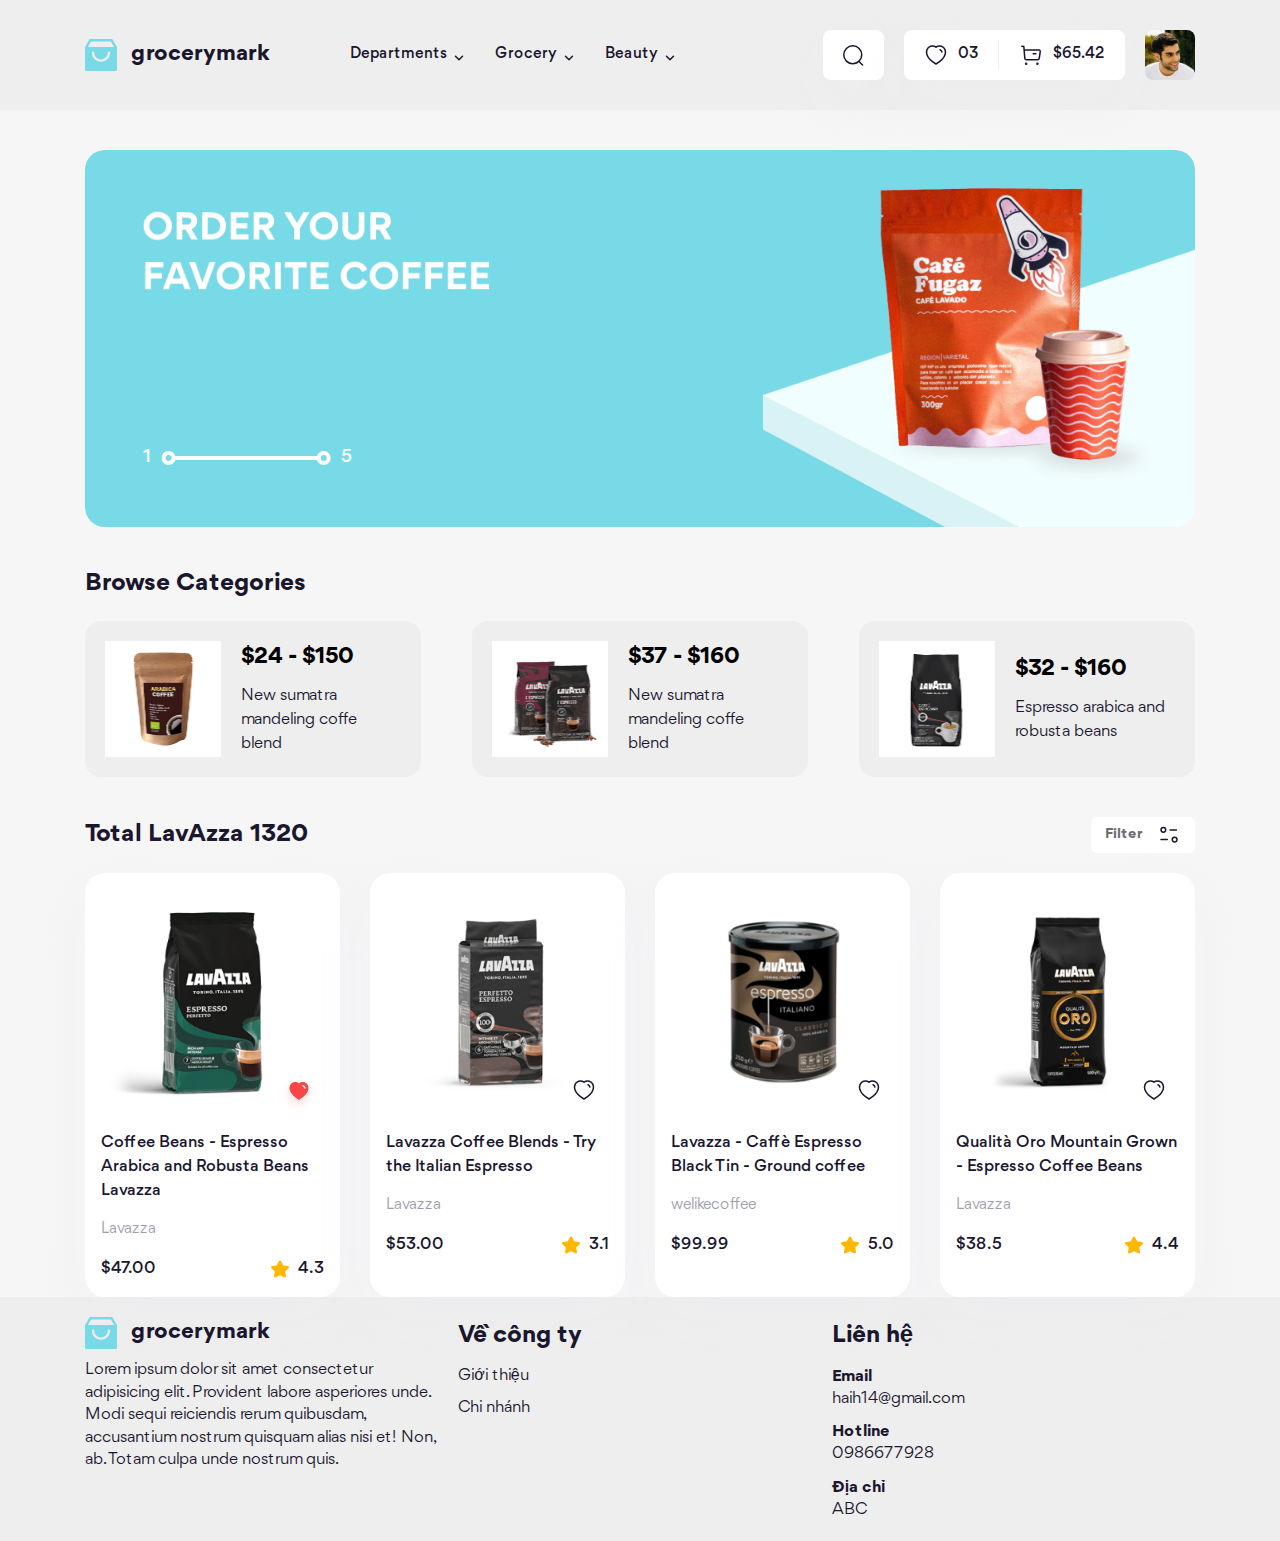
<file: index.html>
<!DOCTYPE html>
<html lang="en">
    <head>
        <meta charset="UTF-8" />
        <meta name="viewport" content="width=device-width, initial-scale=1.0" />
        <title>Grocery Mark</title>
        <!-- Favicon -->
        <link rel="apple-touch-icon" sizes="76x76" href="./assets/favicon/apple-touch-icon.png" />
        <link rel="icon" type="image/png" sizes="32x32" href="./assets/favicon/favicon-32x32.png" />
        <link rel="icon" type="image/png" sizes="16x16" href="./assets/favicon/favicon-16x16.png" />
        <link rel="manifest" href="./assets/favicon/site.webmanifest" />
        <link rel="mask-icon" href="./assets/favicon/safari-pinned-tab.svg" color="#5bbad5" />
        <meta name="msapplication-TileColor" content="#da532c" />
        <meta name="theme-color" content="#ffffff" />
        <!-- font -->
        <link rel="stylesheet" href="./assets/font/stylesheet.css" />
        <link rel="stylesheet" href="./assets/css/main.css" />
        <script src="./assets/js/scripts.js"></script>
    </head>
    <body>
        <header id="header" class="header"></header>
        <script>
            load("#header", "./templates/header.html");
        </script>
        <div class="container home">
            <!-- Slideshow -->
            <div class="home__container">
                <div class="slideshow">
                    <div class="slideshow__inner">
                        <div class="slideshow__item">
                            <a href="#!" class="slideshow__link">
                                <picture>
                                    <source
                                        media="(max-width: 767.98px)"
                                        srcset="./assets/img/slideshow/item-1-md.png"
                                    />
                                    <img src="./assets/img/slideshow/item-1.png" alt="" class="slideshow__img" />
                                </picture>
                            </a>
                        </div>
                    </div>
                    <div class="slideshow__page">
                        <span class="slideshow__num">1</span>
                        <span class="slideshow__slider"></span>
                        <span class="slideshow__num">5</span>
                    </div>
                </div>
            </div>
            <!-- Browse Categories -->
            <section class="home__container">
                <div class="home__row">
                    <h2 class="home__heading">Browse Categories</h2>
                </div>
                <div class="home__cate row row-cols-3 row-cols-md-1">
                    <div class="col">
                        <a href="#!">
                            <article class="cate-item">
                                <img src="./assets/img/category_item/item1.png" alt="" class="cate-item__thumb" />
                                <div class="cate-item__info">
                                    <h3 class="cate-item__title">$24 - $150</h3>
                                    <p class="cate-item__desc">New sumatra mandeling coffe blend</p>
                                </div>
                            </article>
                        </a>
                    </div>
                    <div class="col">
                        <a href="#!">
                            <article class="cate-item">
                                <img src="./assets/img/category_item/item2.png" alt="" class="cate-item__thumb" />
                                <div class="cate-item__info">
                                    <h3 class="cate-item__title">$37 - $160</h3>
                                    <p class="cate-item__desc">New sumatra mandeling coffe blend</p>
                                </div>
                            </article>
                        </a>
                    </div>
                    <div class="col">
                        <a href="#!">
                            <article class="cate-item">
                                <img src="./assets/img/category_item/item3.png" alt="" class="cate-item__thumb" />
                                <div class="cate-item__info">
                                    <h3 class="cate-item__title">$32 - $160</h3>
                                    <p class="cate-item__desc">Espresso arabica and robusta beans</p>
                                </div>
                            </article>
                        </a>
                    </div>
                </div>
            </section>

            <!-- Browse Products -->
            <section class="home__container">
                <div class="home__row">
                    <h2 class="home__heading">Total LavAzza 1320</h2>
                    <div class="filter_wrap">
                        <button class="filter-btn js-toggle" toggle-target="#home-filter">
                            Filter
                            <img src="./assets/icons/filter.svg" alt="" class="filter-btn--icon icon" />
                        </button>

                        <div id="home-filter" class="filter hide">
                            <div class="filter__arrow">
                                <img src="./assets/icons/arrow-up.png" alt="" class="filter__arrow--icon" />
                            </div>
                            <h3 class="filter__heading">Filter</h3>
                            <form action="" class="filter__form">
                                <div class="filter__row filter__content">
                                    <!-- filter column 1 -->
                                    <div class="filter__col">
                                        <label for="" class="filter__form-label">Price</label>
                                        <div class="filter__form-group">
                                            <div
                                                class="filter__form-slider"
                                                style="--min-value: 5%; --max-value: 80%"
                                            ></div>
                                        </div>
                                        <div class="filter__form-group filter__form-group--inline">
                                            <div>
                                                <label for="" class="filter__form-label filter__form-label--small">
                                                    Minimum</label
                                                >
                                                <input
                                                    type="text"
                                                    name=""
                                                    id=""
                                                    value="$30.00"
                                                    class="filter__form-input"
                                                />
                                            </div>
                                            <div>
                                                <label for="" class="filter__form-label filter__form-label--small">
                                                    Maximum</label
                                                >
                                                <input
                                                    type="text"
                                                    name=""
                                                    id=""
                                                    value="$100.00"
                                                    class="filter__form-input"
                                                />
                                            </div>
                                        </div>
                                    </div>
                                    <!-- filter column 2 -->
                                    <div class="filter__col">
                                        <label for="" class="filter__form-label">Size/Weight</label>
                                        <div class="filter__form-group">
                                            <div class="filter__form-select-wrap">
                                                <div class="filter__form-select">
                                                    500g
                                                    <img
                                                        src="./assets/icons/arrow-down.svg"
                                                        alt=""
                                                        class="filter__form-select--arrow icon"
                                                    />
                                                </div>
                                                <div class="filter__form-select">
                                                    Gram
                                                    <img
                                                        src="./assets/icons/arrow-down.svg"
                                                        alt=""
                                                        class="filter__form-select--arrow icon"
                                                    />
                                                </div>
                                            </div>
                                        </div>
                                        <div class="filter__form-group">
                                            <div class="filter__form-tags">
                                                <button class="filter__form-tag">Small</button>
                                                <button class="filter__form-tag">Medium</button>
                                                <button class="filter__form-tag">Large</button>
                                            </div>
                                        </div>
                                    </div>
                                    <!-- filter column 3 -->
                                    <div class="filter__col">
                                        <label for="" class="filter__form-label">Brand</label>
                                        <div class="filter__form-group">
                                            <div class="filter__form-select-wrap">
                                                <input
                                                    type="text"
                                                    name=""
                                                    id=""
                                                    placeholder="Search brand name"
                                                    class="filter__form-input-search"
                                                />
                                                <img
                                                    src="./assets/icons/seach-filter.svg"
                                                    alt=""
                                                    class="filter__form-icon-seach icon"
                                                />
                                            </div>
                                        </div>
                                        <div class="filter__form-group">
                                            <div class="filter__form-tags">
                                                <button class="filter__form-tag">Lavazza</button>
                                                <button class="filter__form-tag">Nescafe</button>
                                                <button class="filter__form-tag">Starbucks</button>
                                            </div>
                                        </div>
                                    </div>
                                </div>
                                <div class="filter__row--btn">
                                    <button class="btn btn--text js-toggle" toggle-target="#home-filter">Cancel</button>
                                    <button class="btn btn--primary js-toggle" toggle-target="#home-filter">
                                        Show Result
                                    </button>
                                </div>
                            </form>
                        </div>
                    </div>
                </div>
                <div class="row row-cols-4 row-cols-lg-2 row-cols-sm-1 g-lg-3 g-md-2">
                    <!-- Procedure card 1 -->
                    <div class="col">
                        <article class="product-card">
                            <div class="product-card__img-wrap">
                                <a href="#!">
                                    <img
                                        src="./assets/img/proceduct/item-proceduct-1.png"
                                        alt=""
                                        class="product-card__thumb"
                                    />
                                </a>
                                <button class="like-btn like-btn--liked product-card__like-btn">
                                    <img src="./assets/icons/heart.svg" alt="" class="like-btn__icon icon" />
                                    <img src="./assets/icons/heart_red.svg" alt="" class="like-btn__icon--liked" />
                                </button>
                            </div>
                            <h3 class="product-card__title">
                                <a href="!"> Coffee Beans - Espresso Arabica and Robusta Beans Lavazza</a>
                            </h3>
                            <span class="product-card__brand">Lavazza</span>
                            <div class="product-card__row">
                                <span class="product-card__price">$47.00</span>
                                <img src="./assets/icons/star.svg" alt="" class="product-card__star" />
                                <span class="product-card__score">4.3</span>
                            </div>
                        </article>
                    </div>
                    <!-- Procedure card 2 -->
                    <div class="col">
                        <article class="product-card">
                            <div class="product-card__img-wrap">
                                <a href="#!">
                                    <img
                                        src="./assets/img/proceduct/item-proceduct-2.png"
                                        alt=""
                                        class="product-card__thumb"
                                    />
                                </a>
                                <button class="like-btn product-card__like-btn">
                                    <img src="./assets/icons/heart.svg" alt="" class="like-btn__icon icon" />
                                    <img src="./assets/icons/heart_red.svg" alt="" class="like-btn__icon--liked" />
                                </button>
                            </div>
                            <h3 class="product-card__title">
                                <a href="!"> Lavazza Coffee Blends - Try the Italian Espresso</a>
                            </h3>
                            <span class="product-card__brand">Lavazza</span>
                            <div class="product-card__row">
                                <span class="product-card__price">$53.00</span>
                                <img src="./assets/icons/star.svg" alt="" class="product-card__star" />
                                <span class="product-card__score">3.1</span>
                            </div>
                        </article>
                    </div>
                    <!-- Procedure card 3 -->
                    <div class="col">
                        <article class="product-card">
                            <div class="product-card__img-wrap">
                                <a href="#!">
                                    <img
                                        src="./assets/img/proceduct/item-proceduct-3.png"
                                        alt=""
                                        class="product-card__thumb"
                                    />
                                </a>
                                <button class="like-btn product-card__like-btn">
                                    <img src="./assets/icons/heart.svg" alt="" class="like-btn__icon icon" />
                                    <img src="./assets/icons/heart_red.svg" alt="" class="like-btn__icon--liked" />
                                </button>
                            </div>
                            <h3 class="product-card__title">
                                <a href="!">Lavazza - Caffè Espresso Black Tin - Ground coffee</a>
                            </h3>
                            <span class="product-card__brand">welikecoffee</span>
                            <div class="product-card__row">
                                <span class="product-card__price">$99.99</span>
                                <img src="./assets/icons/star.svg" alt="" class="product-card__star" />
                                <span class="product-card__score">5.0</span>
                            </div>
                        </article>
                    </div>
                    <!-- Procedure card 4 -->
                    <div class="col">
                        <article class="product-card">
                            <div class="product-card__img-wrap">
                                <a href="#!">
                                    <img
                                        src="./assets/img/proceduct/item-proceduct-4.png"
                                        alt=""
                                        class="product-card__thumb"
                                    />
                                </a>
                                <button class="like-btn product-card__like-btn">
                                    <img src="./assets/icons/heart.svg" alt="" class="like-btn__icon icon" />
                                    <img src="./assets/icons/heart_red.svg" alt="" class="like-btn__icon--liked" />
                                </button>
                            </div>
                            <h3 class="product-card__title">
                                <a href="!"> Qualità Oro Mountain Grown - Espresso Coffee Beans</a>
                            </h3>
                            <span class="product-card__brand">Lavazza</span>
                            <div class="product-card__row">
                                <span class="product-card__price">$38.5</span>
                                <img src="./assets/icons/star.svg" alt="" class="product-card__star" />
                                <span class="product-card__score">4.4</span>
                            </div>
                        </article>
                    </div>
                </div>
            </section>
        </div>

        <footer id="footer"></footer>
        <script>
            load("#footer", "./templates/footer.html");
        </script>
    </body>
</html>
</file>
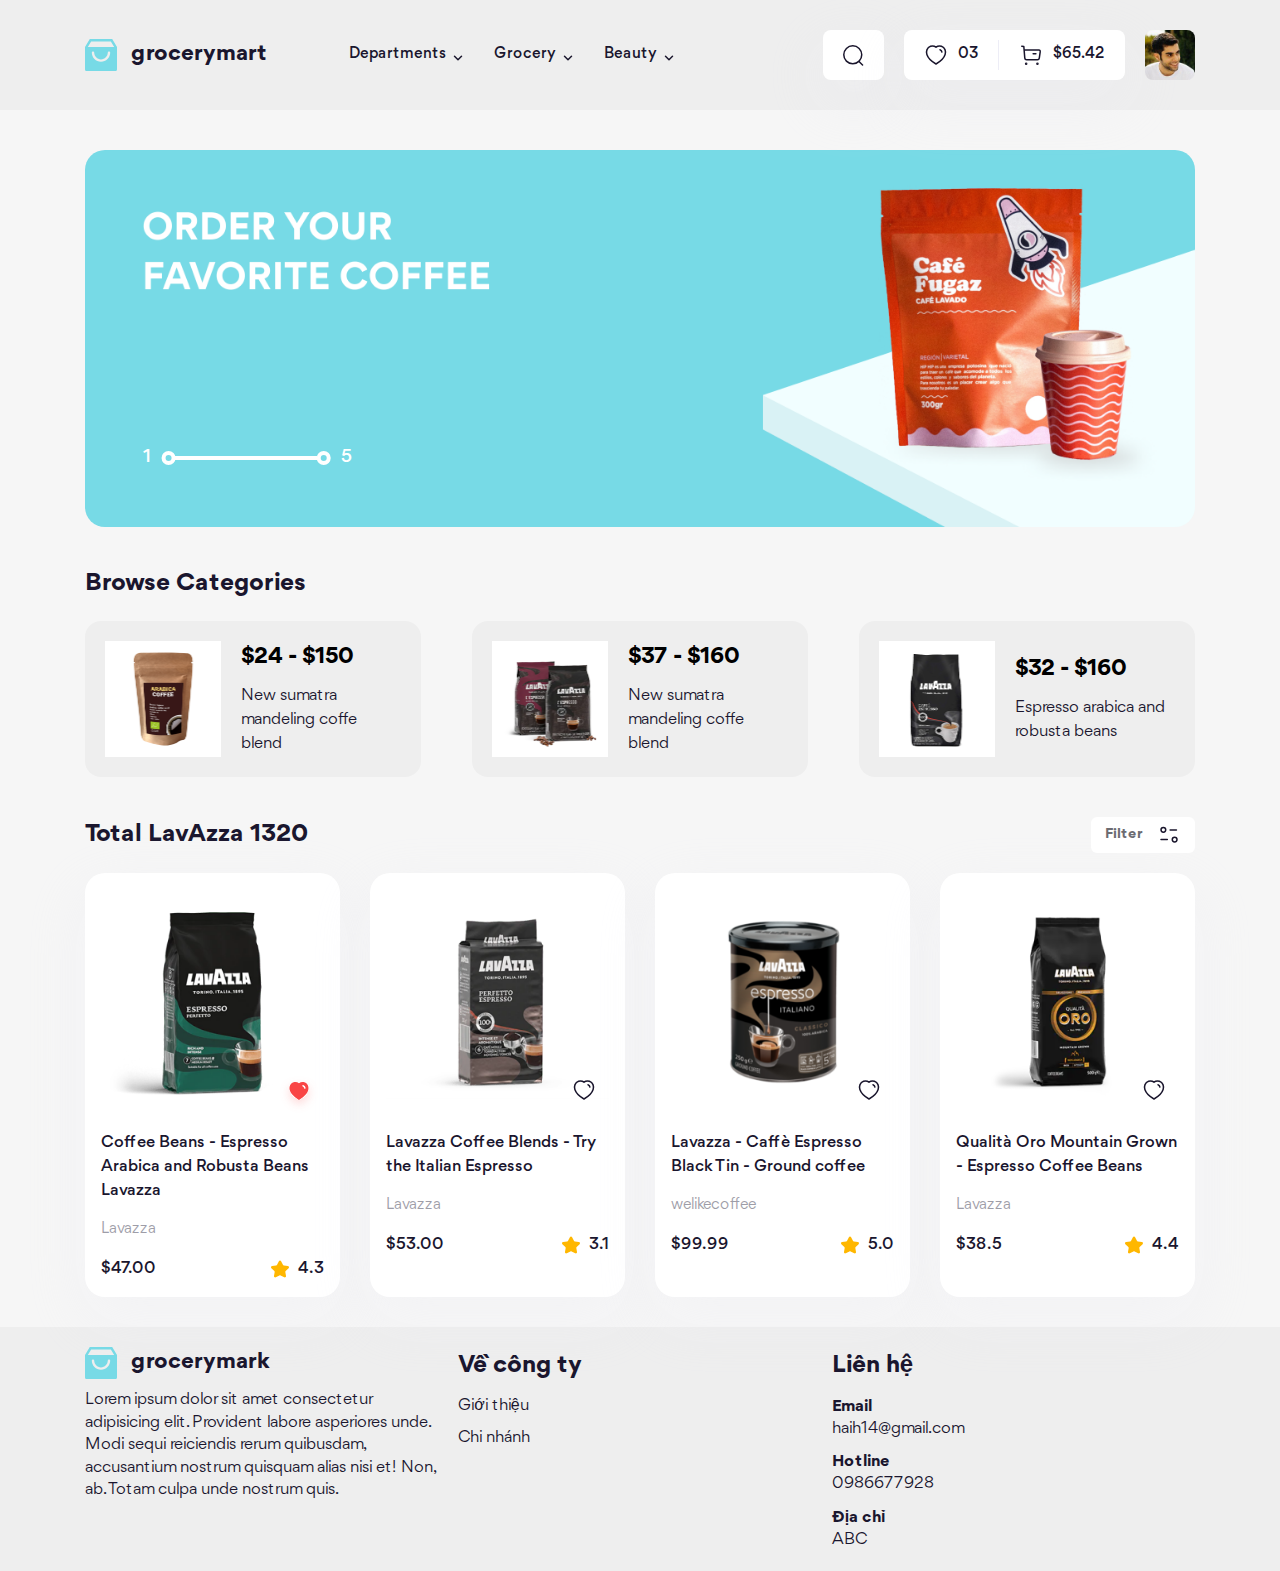
<file: index-logined.html>
<!DOCTYPE html>
<html lang="en">
    <head>
        <meta charset="UTF-8" />
        <meta name="viewport" content="width=device-width, initial-scale=1.0" />
        <title>Grocery Mark</title>
        <!-- Favicon -->
        <link rel="apple-touch-icon" sizes="76x76" href="./assets/favicon/apple-touch-icon.png" />
        <link rel="icon" type="image/png" sizes="32x32" href="./assets/favicon/favicon-32x32.png" />
        <link rel="icon" type="image/png" sizes="16x16" href="./assets/favicon/favicon-16x16.png" />
        <link rel="manifest" href="./assets/favicon/site.webmanifest" />
        <link rel="mask-icon" href="./assets/favicon/safari-pinned-tab.svg" color="#5bbad5" />
        <meta name="msapplication-TileColor" content="#da532c" />
        <meta name="theme-color" content="#ffffff" />
        <!-- font -->
        <link rel="stylesheet" href="./assets/font/stylesheet.css" />
        <link rel="stylesheet" href="./assets/css/main.css" />
        <script src="./assets/js/scripts.js"></script>
    </head>
    <body>
        <header id="header" class="header"></header>
        <script>
            load("#header", "./templates/header-logined.html");
        </script>
        <div class="container home">
            <!-- Slideshow -->
            <div class="home__container">
                <div class="slideshow">
                    <div class="slideshow__inner">
                        <div class="slideshow__item">
                            <a href="#!" class="slideshow__link">
                                <picture>
                                    <source
                                        media="(max-width: 767.98px)"
                                        srcset="./assets/img/slideshow/item-1-md.png"
                                    />
                                    <img src="./assets/img/slideshow/item-1.png" alt="" class="slideshow__img" />
                                </picture>
                            </a>
                        </div>
                    </div>
                    <div class="slideshow__page">
                        <span class="slideshow__num">1</span>
                        <span class="slideshow__slider"></span>
                        <span class="slideshow__num">5</span>
                    </div>
                </div>
            </div>
            <!-- Browse Categories -->
            <section class="home__container">
                <div class="home__row">
                    <h2 class="home__heading">Browse Categories</h2>
                </div>
                <div class="home__cate row row-cols-3 row-cols-md-1">
                    <div class="col">
                        <a href="#!">
                            <article class="cate-item">
                                <img src="./assets/img/category_item/item1.png" alt="" class="cate-item__thumb" />
                                <div class="cate-item__info">
                                    <h3 class="cate-item__title">$24 - $150</h3>
                                    <p class="cate-item__desc">New sumatra mandeling coffe blend</p>
                                </div>
                            </article>
                        </a>
                    </div>
                    <div class="col">
                        <a href="#!">
                            <article class="cate-item">
                                <img src="./assets/img/category_item/item2.png" alt="" class="cate-item__thumb" />
                                <div class="cate-item__info">
                                    <h3 class="cate-item__title">$37 - $160</h3>
                                    <p class="cate-item__desc">New sumatra mandeling coffe blend</p>
                                </div>
                            </article>
                        </a>
                    </div>
                    <div class="col">
                        <a href="#!">
                            <article class="cate-item">
                                <img src="./assets/img/category_item/item3.png" alt="" class="cate-item__thumb" />
                                <div class="cate-item__info">
                                    <h3 class="cate-item__title">$32 - $160</h3>
                                    <p class="cate-item__desc">Espresso arabica and robusta beans</p>
                                </div>
                            </article>
                        </a>
                    </div>
                </div>
            </section>

            <!-- Browse Products -->
            <section class="home__container">
                <div class="home__row">
                    <h2 class="home__heading">Total LavAzza 1320</h2>
                    <div class="filter_wrap">
                        <button class="filter-btn js-toggle" toggle-target="#home-filter">
                            Filter
                            <img src="./assets/icons/filter.svg" alt="" class="filter-btn--icon icon" />
                        </button>

                        <div id="home-filter" class="filter hide">
                            <div class="filter__arrow">
                                <img src="./assets/icons/arrow-up.png" alt="" class="filter__arrow--icon" />
                            </div>
                            <h3 class="filter__heading">Filter</h3>
                            <form action="" class="filter__form">
                                <div class="filter__row filter__content">
                                    <!-- filter column 1 -->
                                    <div class="filter__col">
                                        <label for="" class="filter__form-label">Price</label>
                                        <div class="filter__form-group">
                                            <div
                                                class="filter__form-slider"
                                                style="--min-value: 5%; --max-value: 80%"
                                            ></div>
                                        </div>
                                        <div class="filter__form-group filter__form-group--inline">
                                            <div>
                                                <label for="" class="filter__form-label filter__form-label--small">
                                                    Minimum</label
                                                >
                                                <input
                                                    type="text"
                                                    name=""
                                                    id=""
                                                    value="$30.00"
                                                    class="filter__form-input"
                                                />
                                            </div>
                                            <div>
                                                <label for="" class="filter__form-label filter__form-label--small">
                                                    Maximum</label
                                                >
                                                <input
                                                    type="text"
                                                    name=""
                                                    id=""
                                                    value="$100.00"
                                                    class="filter__form-input"
                                                />
                                            </div>
                                        </div>
                                    </div>
                                    <!-- filter column 2 -->
                                    <div class="filter__col">
                                        <label for="" class="filter__form-label">Size/Weight</label>
                                        <div class="filter__form-group">
                                            <div class="filter__form-select-wrap">
                                                <div class="filter__form-select">
                                                    500g
                                                    <img
                                                        src="./assets/icons/arrow-down.svg"
                                                        alt=""
                                                        class="filter__form-select--arrow icon"
                                                    />
                                                </div>
                                                <div class="filter__form-select">
                                                    Gram
                                                    <img
                                                        src="./assets/icons/arrow-down.svg"
                                                        alt=""
                                                        class="filter__form-select--arrow icon"
                                                    />
                                                </div>
                                            </div>
                                        </div>
                                        <div class="filter__form-group">
                                            <div class="filter__form-tags">
                                                <button class="filter__form-tag">Small</button>
                                                <button class="filter__form-tag">Medium</button>
                                                <button class="filter__form-tag">Large</button>
                                            </div>
                                        </div>
                                    </div>
                                    <!-- filter column 3 -->
                                    <div class="filter__col">
                                        <label for="" class="filter__form-label">Brand</label>
                                        <div class="filter__form-group">
                                            <div class="filter__form-select-wrap">
                                                <input
                                                    type="text"
                                                    name=""
                                                    id=""
                                                    placeholder="Search brand name"
                                                    class="filter__form-input-search"
                                                />
                                                <img
                                                    src="./assets/icons/seach-filter.svg"
                                                    alt=""
                                                    class="filter__form-icon-seach icon"
                                                />
                                            </div>
                                        </div>
                                        <div class="filter__form-group">
                                            <div class="filter__form-tags">
                                                <button class="filter__form-tag">Lavazza</button>
                                                <button class="filter__form-tag">Nescafe</button>
                                                <button class="filter__form-tag">Starbucks</button>
                                            </div>
                                        </div>
                                    </div>
                                </div>
                                <div class="filter__row--btn">
                                    <button class="btn btn--text js-toggle" toggle-target="#home-filter">Cancel</button>
                                    <button class="btn btn--primary js-toggle" toggle-target="#home-filter">
                                        Show Result
                                    </button>
                                </div>
                            </form>
                        </div>
                    </div>
                </div>
                <div class="home__product">
                    <div class="row row-cols-4 row-cols-lg-2 row-cols-sm-1 g-lg-3 g-md-2">
                        <!-- Procedure card 1 -->
                        <div class="col">
                            <article class="product-card">
                                <div class="product-card__img-wrap">
                                    <a href="#!">
                                        <img
                                            src="./assets/img/proceduct/item-proceduct-1.png"
                                            alt=""
                                            class="product-card__thumb"
                                        />
                                    </a>
                                    <button class="like-btn like-btn--liked product-card__like-btn">
                                        <img src="./assets/icons/heart.svg" alt="" class="like-btn__icon icon" />
                                        <img src="./assets/icons/heart_red.svg" alt="" class="like-btn__icon--liked" />
                                    </button>
                                </div>
                                <h3 class="product-card__title">
                                    <a href="!"> Coffee Beans - Espresso Arabica and Robusta Beans Lavazza</a>
                                </h3>
                                <span class="product-card__brand">Lavazza</span>
                                <div class="product-card__row">
                                    <span class="product-card__price">$47.00</span>
                                    <img src="./assets/icons/star.svg" alt="" class="product-card__star" />
                                    <span class="product-card__score">4.3</span>
                                </div>
                            </article>
                        </div>
                        <!-- Procedure card 2 -->
                        <div class="col">
                            <article class="product-card">
                                <div class="product-card__img-wrap">
                                    <a href="#!">
                                        <img
                                            src="./assets/img/proceduct/item-proceduct-2.png"
                                            alt=""
                                            class="product-card__thumb"
                                        />
                                    </a>
                                    <button class="like-btn product-card__like-btn">
                                        <img src="./assets/icons/heart.svg" alt="" class="like-btn__icon icon" />
                                        <img src="./assets/icons/heart_red.svg" alt="" class="like-btn__icon--liked" />
                                    </button>
                                </div>
                                <h3 class="product-card__title">
                                    <a href="!"> Lavazza Coffee Blends - Try the Italian Espresso</a>
                                </h3>
                                <span class="product-card__brand">Lavazza</span>
                                <div class="product-card__row">
                                    <span class="product-card__price">$53.00</span>
                                    <img src="./assets/icons/star.svg" alt="" class="product-card__star" />
                                    <span class="product-card__score">3.1</span>
                                </div>
                            </article>
                        </div>
                        <!-- Procedure card 3 -->
                        <div class="col">
                            <article class="product-card">
                                <div class="product-card__img-wrap">
                                    <a href="#!">
                                        <img
                                            src="./assets/img/proceduct/item-proceduct-3.png"
                                            alt=""
                                            class="product-card__thumb"
                                        />
                                    </a>
                                    <button class="like-btn product-card__like-btn">
                                        <img src="./assets/icons/heart.svg" alt="" class="like-btn__icon icon" />
                                        <img src="./assets/icons/heart_red.svg" alt="" class="like-btn__icon--liked" />
                                    </button>
                                </div>
                                <h3 class="product-card__title">
                                    <a href="!">Lavazza - Caffè Espresso Black Tin - Ground coffee</a>
                                </h3>
                                <span class="product-card__brand">welikecoffee</span>
                                <div class="product-card__row">
                                    <span class="product-card__price">$99.99</span>
                                    <img src="./assets/icons/star.svg" alt="" class="product-card__star" />
                                    <span class="product-card__score">5.0</span>
                                </div>
                            </article>
                        </div>
                        <!-- Procedure card 4 -->
                        <div class="col">
                            <article class="product-card">
                                <div class="product-card__img-wrap">
                                    <a href="#!">
                                        <img
                                            src="./assets/img/proceduct/item-proceduct-4.png"
                                            alt=""
                                            class="product-card__thumb"
                                        />
                                    </a>
                                    <button class="like-btn product-card__like-btn">
                                        <img src="./assets/icons/heart.svg" alt="" class="like-btn__icon icon" />
                                        <img src="./assets/icons/heart_red.svg" alt="" class="like-btn__icon--liked" />
                                    </button>
                                </div>
                                <h3 class="product-card__title">
                                    <a href="!"> Qualità Oro Mountain Grown - Espresso Coffee Beans</a>
                                </h3>
                                <span class="product-card__brand">Lavazza</span>
                                <div class="product-card__row">
                                    <span class="product-card__price">$38.5</span>
                                    <img src="./assets/icons/star.svg" alt="" class="product-card__star" />
                                    <span class="product-card__score">4.4</span>
                                </div>
                            </article>
                        </div>
                    </div>
                </div>
            </section>
        </div>

        <footer id="footer"></footer>
        <script>
            load("#footer", "./templates/footer.html");
        </script>
    </body>
</html>
</file>
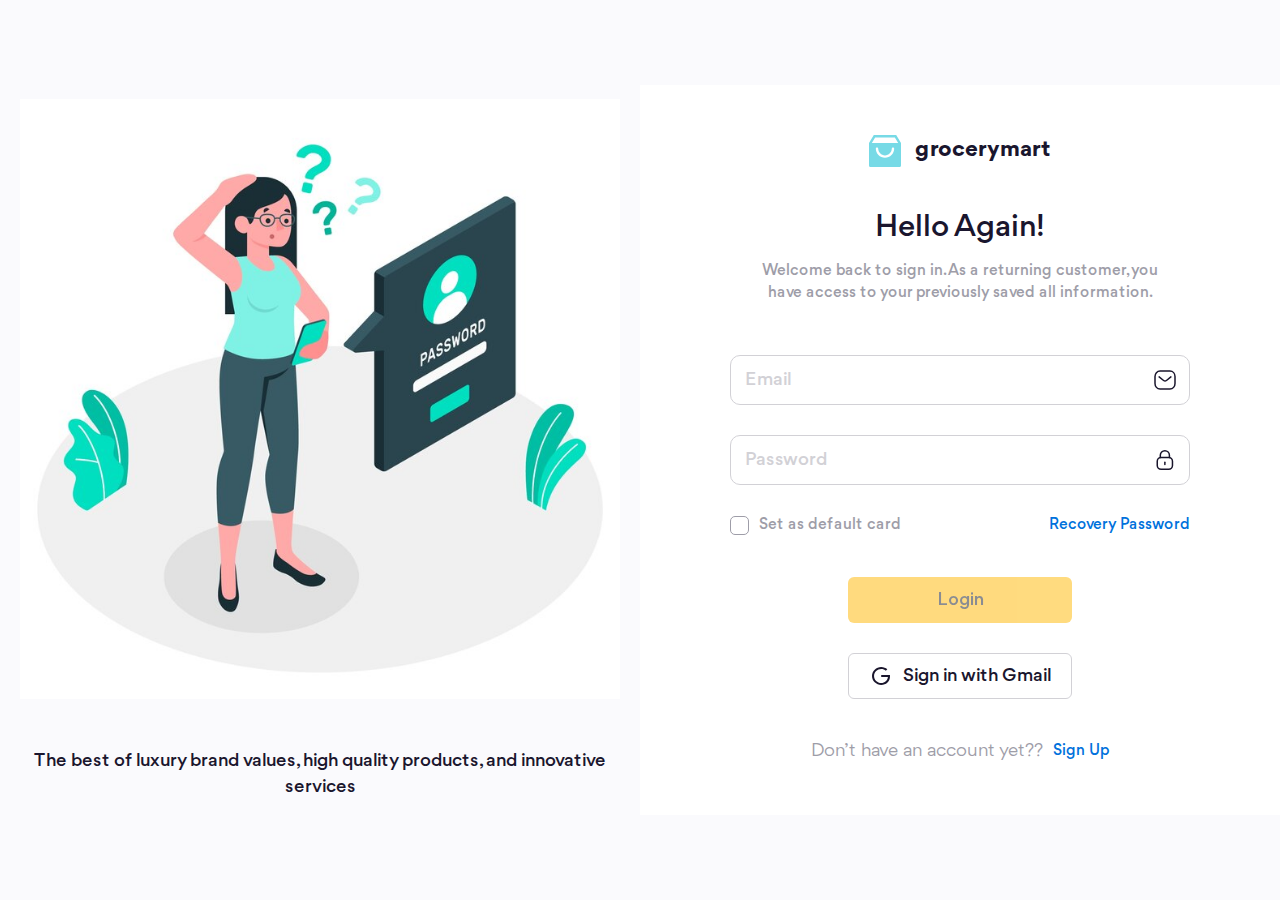
<file: reset-password.html>
<!DOCTYPE html>
<html lang="en">
    <head>
        <meta charset="UTF-8" />
        <meta name="viewport" content="width=device-width, initial-scale=1.0" />
        <title>Grocery Mark</title>
        <!-- Favicon -->
        <link rel="apple-touch-icon" sizes="76x76" href="./assets/favicon/apple-touch-icon.png" />
        <link rel="icon" type="image/png" sizes="32x32" href="./assets/favicon/favicon-32x32.png" />
        <link rel="icon" type="image/png" sizes="16x16" href="./assets/favicon/favicon-16x16.png" />
        <link rel="manifest" href="./assets/favicon/site.webmanifest" />
        <link rel="mask-icon" href="./assets/favicon/safari-pinned-tab.svg" color="#5bbad5" />
        <meta name="msapplication-TileColor" content="#da532c" />
        <meta name="theme-color" content="#ffffff" />
        <!-- font -->
        <link rel="stylesheet" href="./assets/font/stylesheet.css" />
        <link rel="stylesheet" href="./assets/css/main.css" />
        <script src="./assets/js/scripts.js"></script>
    </head>
    <body>
        <main class="auth">
            <div class="auth__intro d-md-none">
                <img src="./assets/img/auth/forgot-password.jpg" alt="" class="auth__intro-img" />
                <p class="auth__intro-text">
                    The best of luxury brand values, high quality products, and innovative services
                </p>
            </div>
            <div class="auth__content">
                <div class="auth__content-inner">
                    <a href="/" class="logo">
                        <img src="./assets/icons/logo.svg" alt="grocerymart" class="logo__img" />
                        <h1 class="logo__title">grocerymart</h1>
                    </a>
                    <h1 class="auth__heading">Hello Again!</h1>
                    <p class="auth__desc">
                        Welcome back to sign in. As a returning customer, you have access to your previously saved all
                        information.
                    </p>
                    <form action="./index-logined.html" class="form auth__form">
                        <div class="form__group">
                            <div class="form__text-input">
                                <input type="email" name="" id="" placeholder="Email" class="form__input" required />
                                <img src="./assets/icons/email.svg" alt="" class="form__input-icon icon" />
                                <img src="./assets/icons/form-error.svg" alt="" class="form__input-icon--error" />
                            </div>
                            <p class="form__error">Email chưa đúng định dạng</p>
                        </div>
                        <div class="form__group">
                            <div class="form__text-input">
                                <input
                                    type="password"
                                    name=""
                                    id=""
                                    placeholder="Password"
                                    class="form__input"
                                    required
                                    minlength="6"
                                />
                                <img src="./assets/icons/key.svg" alt="" class="form__input-icon icon" />
                                <img src="./assets/icons/form-error.svg" alt="" class="form__input-icon--error" />
                            </div>
                            <p class="form__error">Mật khẩu ít nhất 6 ký tự</p>
                        </div>

                        <div class="form__group form__group--inline">
                            <label class="form__checkbox">
                                <input type="checkbox" name="" id="" class="form__checkbox-input" hidden />
                                <span class="form__checkbox-label">Set as default card</span>
                            </label>
                            <a href="" class="auth__link"> Recovery Password</a>
                        </div>
                        <div class="form__group auth__btn-group">
                            <button class="btn btn--primary form__submit-btn">Login</button>
                            <button class="btn btn--outline bnt--no-margin">
                                <img src="./assets/icons/google.svg" alt="" class="btn__icon icon" />
                                Sign in with Gmail
                            </button>
                        </div>
                    </form>
                    <div class="auth__act">
                        <p class="auth__text">Don’t have an account yet??</p>
                        <a href="./sing-up.html" class="auth__link"> Sign Up</a>
                    </div>
                </div>
            </div>
        </main>
    </body>
</html>
</file>
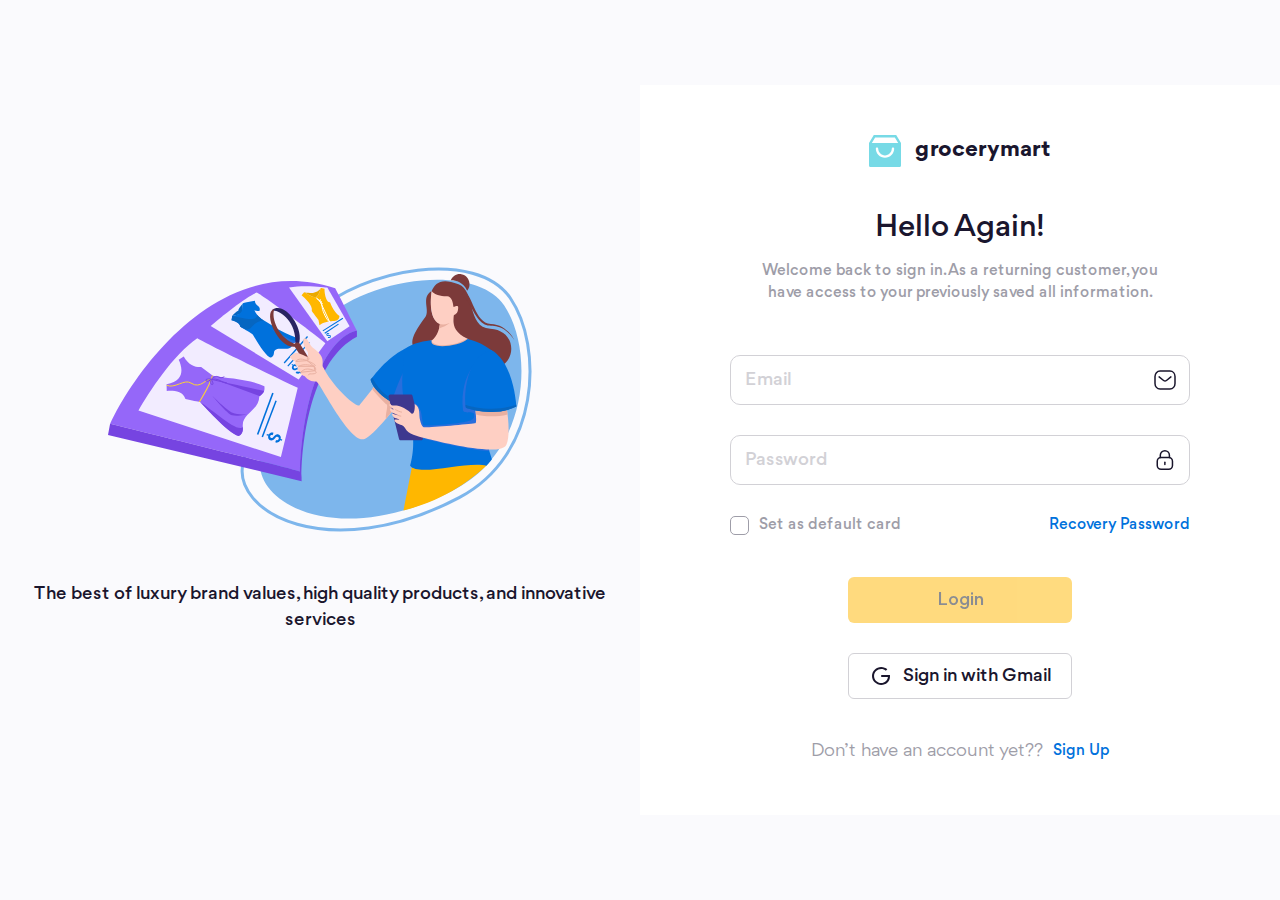
<file: sing-in.html>
<!DOCTYPE html>
<html lang="en">
    <head>
        <meta charset="UTF-8" />
        <meta name="viewport" content="width=device-width, initial-scale=1.0" />
        <title>Grocery Mark</title>
        <!-- Favicon -->
        <link rel="apple-touch-icon" sizes="76x76" href="./assets/favicon/apple-touch-icon.png" />
        <link rel="icon" type="image/png" sizes="32x32" href="./assets/favicon/favicon-32x32.png" />
        <link rel="icon" type="image/png" sizes="16x16" href="./assets/favicon/favicon-16x16.png" />
        <link rel="manifest" href="./assets/favicon/site.webmanifest" />
        <link rel="mask-icon" href="./assets/favicon/safari-pinned-tab.svg" color="#5bbad5" />
        <meta name="msapplication-TileColor" content="#da532c" />
        <meta name="theme-color" content="#ffffff" />
        <!-- font -->
        <link rel="stylesheet" href="./assets/font/stylesheet.css" />
        <link rel="stylesheet" href="./assets/css/main.css" />
        <script src="./assets/js/scripts.js"></script>
    </head>
    <body>
        <main class="auth">
            <div class="auth__intro d-md-none">
                <img src="./assets/img/auth/sign-up.svg" alt="" class="auth__intro-img" />
                <p class="auth__intro-text">
                    The best of luxury brand values, high quality products, and innovative services
                </p>
            </div>
            <div class="auth__content">
                <div class="auth__content-inner">
                    <a href="/" class="logo">
                        <img src="./assets/icons/logo.svg" alt="grocerymart" class="logo__img" />
                        <h1 class="logo__title">grocerymart</h1>
                    </a>
                    <h1 class="auth__heading">Hello Again!</h1>
                    <p class="auth__desc">
                        Welcome back to sign in. As a returning customer, you have access to your previously saved all
                        information.
                    </p>
                    <form action="./index-logined.html" class="form auth__form">
                        <div class="form__group">
                            <div class="form__text-input">
                                <input type="email" name="" id="" placeholder="Email" class="form__input" required />
                                <img src="./assets/icons/email.svg" alt="" class="form__input-icon icon" />
                                <img src="./assets/icons/form-error.svg" alt="" class="form__input-icon--error" />
                            </div>
                            <p class="form__error">Email chưa đúng định dạng</p>
                        </div>
                        <div class="form__group">
                            <div class="form__text-input">
                                <input
                                    type="password"
                                    name=""
                                    id=""
                                    placeholder="Password"
                                    class="form__input"
                                    required
                                    minlength="6"
                                />
                                <img src="./assets/icons/key.svg" alt="" class="form__input-icon icon" />
                                <img src="./assets/icons/form-error.svg" alt="" class="form__input-icon--error" />
                            </div>
                            <p class="form__error">Mật khẩu ít nhất 6 ký tự</p>
                        </div>

                        <div class="form__group form__group--inline">
                            <label class="form__checkbox">
                                <input type="checkbox" name="" id="" class="form__checkbox-input" hidden />
                                <span class="form__checkbox-label">Set as default card</span>
                            </label>
                            <a href="" class="auth__link"> Recovery Password</a>
                        </div>
                        <div class="form__group auth__btn-group">
                            <button class="btn btn--primary form__submit-btn">Login</button>
                            <button class="btn btn--outline bnt--no-margin">
                                <img src="./assets/icons/google.svg" alt="" class="btn__icon icon" />
                                Sign in with Gmail
                            </button>
                        </div>
                    </form>
                    <div class="auth__act">
                        <p class="auth__text">Don’t have an account yet??</p>
                        <a href="./sing-up.html" class="auth__link"> Sign Up</a>
                    </div>
                </div>
            </div>
        </main>
    </body>
</html>
</file>
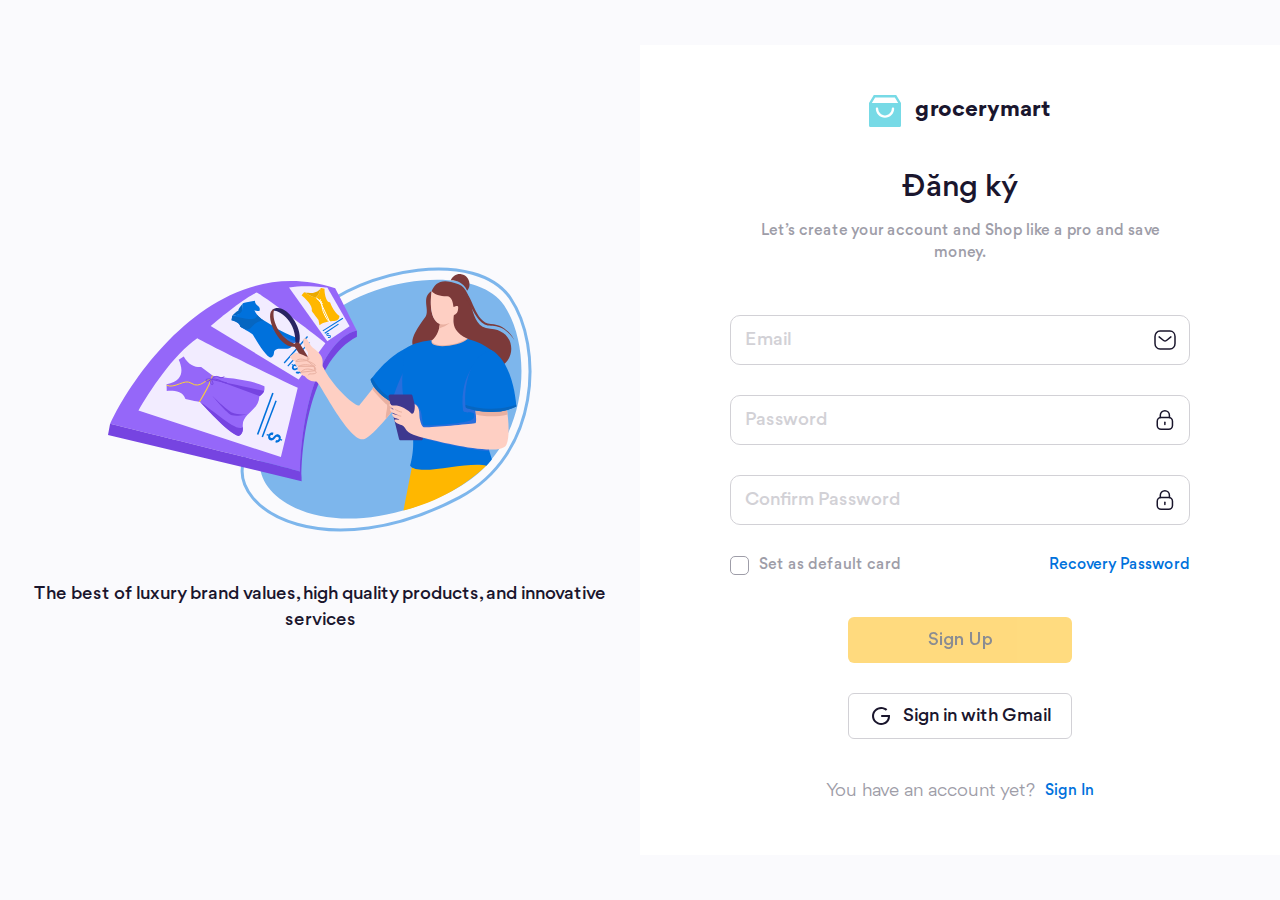
<file: sing-up.html>
<!DOCTYPE html>
<html lang="en">
    <head>
        <meta charset="UTF-8" />
        <meta name="viewport" content="width=device-width, initial-scale=1.0" />
        <title>Grocery Mark</title>
        <!-- Favicon -->
        <link rel="apple-touch-icon" sizes="76x76" href="./assets/favicon/apple-touch-icon.png" />
        <link rel="icon" type="image/png" sizes="32x32" href="./assets/favicon/favicon-32x32.png" />
        <link rel="icon" type="image/png" sizes="16x16" href="./assets/favicon/favicon-16x16.png" />
        <link rel="manifest" href="./assets/favicon/site.webmanifest" />
        <link rel="mask-icon" href="./assets/favicon/safari-pinned-tab.svg" color="#5bbad5" />
        <meta name="msapplication-TileColor" content="#da532c" />
        <meta name="theme-color" content="#ffffff" />
        <!-- font -->
        <link rel="stylesheet" href="./assets/font/stylesheet.css" />
        <link rel="stylesheet" href="./assets/css/main.css" />
        <script src="./assets/js/scripts.js"></script>
    </head>
    <body>
        <main class="auth">
            <div class="auth__intro d-md-none">
                <img src="./assets/img/auth/sign-up.svg" alt="" class="auth__intro-img" />
                <p class="auth__intro-text">
                    The best of luxury brand values, high quality products, and innovative services
                </p>
            </div>
            <div class="auth__content">
                <div class="auth__content-inner">
                    <a href="/" class="logo">
                        <img src="./assets/icons/logo.svg" alt="grocerymart" class="logo__img" />
                        <h1 class="logo__title">grocerymart</h1>
                    </a>
                    <h1 class="auth__heading">Đăng ký</h1>
                    <p class="auth__desc">Let’s create your account and Shop like a pro and save money.</p>
                    <form action="./index-logined.html" class="form auth__form">
                        <div class="form__group">
                            <div class="form__text-input">
                                <input type="email" name="" id="" placeholder="Email" class="form__input" required />
                                <img src="./assets/icons/email.svg" alt="" class="form__input-icon icon" />
                                <img src="./assets/icons/form-error.svg" alt="" class="form__input-icon--error" />
                            </div>
                            <p class="form__error">Email chưa đúng định dạng</p>
                        </div>
                        <div class="form__group">
                            <div class="form__text-input">
                                <input
                                    type="password"
                                    name=""
                                    id=""
                                    placeholder="Password"
                                    class="form__input"
                                    required
                                    minlength="6"
                                />
                                <img src="./assets/icons/key.svg" alt="" class="form__input-icon icon" />
                                <img src="./assets/icons/form-error.svg" alt="" class="form__input-icon--error" />
                            </div>
                            <p class="form__error">Mật khẩu ít nhất 6 ký tự</p>
                        </div>

                        <div class="form__group">
                            <div class="form__text-input">
                                <input
                                    type="password"
                                    name=""
                                    id=""
                                    placeholder="Confirm Password"
                                    class="form__input"
                                    required
                                    minlength="6"
                                />
                                <img src="./assets/icons/key.svg" alt="" class="form__input-icon icon" />
                                <img src="./assets/icons/form-error.svg" alt="" class="form__input-icon--error" />
                            </div>
                            <p class="form__error">Mật khẩu ít nhất 6 ký tự</p>
                        </div>
                        <div class="form__group form__group--inline">
                            <label class="form__checkbox">
                                <input type="checkbox" name="" id="" class="form__checkbox-input" hidden />
                                <span class="form__checkbox-label">Set as default card</span>
                            </label>
                            <a href="./reset-password.html" class="auth__link"> Recovery Password</a>
                        </div>
                        <div class="form__group auth__btn-group">
                            <button class="btn btn--primary form__submit-btn">Sign Up</button>
                            <button class="btn btn--outline bnt--no-margin">
                                <img src="./assets/icons/google.svg" alt="" class="btn__icon icon" />
                                Sign in with Gmail
                            </button>
                        </div>
                    </form>
                    <div class="auth__act">
                        <p class="auth__text">You have an account yet?</p>
                        <a href="./sing-in.html" class="auth__link"> Sign In</a>
                    </div>
                </div>
            </div>
        </main>
    </body>
</html>
</file>
<file: assets/font/stylesheet.css>
@font-face {
    font-family: 'Gordita';
    src: url('Gordita-Bold.woff2') format('woff2'),
        url('Gordita-Bold.woff') format('woff');
    font-weight: bold;
    font-style: normal;
    font-display: swap;
}

@font-face {
    font-family: 'Gordita';
    src: url('Gordita-BlackItalic.woff2') format('woff2'),
        url('Gordita-BlackItalic.woff') format('woff');
    font-weight: 900;
    font-style: italic;
    font-display: swap;
}

@font-face {
    font-family: 'Gordita';
    src: url('Gordita-Black.woff2') format('woff2'),
        url('Gordita-Black.woff') format('woff');
    font-weight: 900;
    font-style: normal;
    font-display: swap;
}

@font-face {
    font-family: 'Gordita';
    src: url('Gordita-Medium.woff2') format('woff2'),
        url('Gordita-Medium.woff') format('woff');
    font-weight: 500;
    font-style: normal;
    font-display: swap;
}

@font-face {
    font-family: 'Gordita';
    src: url('Gordita-LightItalic.woff2') format('woff2'),
        url('Gordita-LightItalic.woff') format('woff');
    font-weight: 300;
    font-style: italic;
    font-display: swap;
}

@font-face {
    font-family: 'Gordita';
    src: url('Gordita-Regular.woff2') format('woff2'),
        url('Gordita-Regular.woff') format('woff');
    font-weight: normal;
    font-style: normal;
    font-display: swap;
}

@font-face {
    font-family: 'Gordita';
    src: url('Gordita-Light.woff2') format('woff2'),
        url('Gordita-Light.woff') format('woff');
    font-weight: 300;
    font-style: normal;
    font-display: swap;
}

@font-face {
    font-family: 'Gordita';
    src: url('Gordita-MediumItalic.woff2') format('woff2'),
        url('Gordita-MediumItalic.woff') format('woff');
    font-weight: 500;
    font-style: italic;
    font-display: swap;
}

@font-face {
    font-family: 'Gordita';
    src: url('Gordita-BoldItalic.woff2') format('woff2'),
        url('Gordita-BoldItalic.woff') format('woff');
    font-weight: bold;
    font-style: italic;
    font-display: swap;
}

@font-face {
    font-family: 'Gordita';
    src: url('Gordita-Italic.woff2') format('woff2'),
        url('Gordita-Italic.woff') format('woff');
    font-weight: normal;
    font-style: italic;
    font-display: swap;
}
</file>
<file: assets/css/main.css>
/* http://meyerweb.com/eric/tools/css/reset/ 
   v2.0 | 20110126
   License: none (public domain)
*/
html,
body,
div,
span,
applet,
object,
iframe,
h1,
h2,
h3,
h4,
h5,
h6,
p,
blockquote,
pre,
a,
abbr,
acronym,
address,
big,
cite,
code,
del,
dfn,
em,
img,
ins,
kbd,
q,
s,
samp,
small,
strike,
strong,
sub,
sup,
tt,
var,
b,
u,
i,
center,
dl,
dt,
dd,
ol,
ul,
li,
fieldset,
form,
label,
legend,
table,
caption,
tbody,
tfoot,
thead,
tr,
th,
td,
article,
aside,
canvas,
details,
embed,
figure,
figcaption,
footer,
header,
hgroup,
menu,
nav,
output,
ruby,
section,
summary,
time,
mark,
audio,
video {
  margin: 0;
  padding: 0;
  border: 0;
  font-size: 100%;
  font: inherit;
  vertical-align: baseline;
}

/* HTML5 display-role reset for older browsers */
article,
aside,
details,
figcaption,
figure,
footer,
header,
hgroup,
menu,
nav,
section {
  display: block;
}

body {
  line-height: 1;
}

ol,
ul {
  list-style: none;
}

blockquote,
q {
  quotes: none;
}

blockquote:before,
blockquote:after,
q:before,
q:after {
  content: "";
  content: none;
}

table {
  border-collapse: collapse;
  border-spacing: 0;
}

*,
::before,
::after {
  box-sizing: border-box;
}

html {
  font-size: 62.5%;
}

body {
  font-size: 1.6rem;
  font-family: Gordita, sans-serif;
  color: var(--text-color);
  background: var(--body-bg);
}

a {
  color: inherit;
  text-decoration: none;
}

button {
  border: none;
  outline: none;
  background-color: transparent;
  padding: 0;
  cursor: pointer;
}

a,
img,
button,
label,
input,
textarea,
section {
  font-family: inherit;
  color: inherit;
  border: none;
  outline: none;
  -webkit-tap-highlight-color: transparent;
}

.icon {
  filter: var(--icon-color);
}

@media (max-width: 575.98px) {
  .container {
    padding-left: 20px !important;
    padding-right: 20px !important;
  }
}

.row > *, .container-fluid, .container {
  padding-left: calc(var(--grid-gutter-x) * 0.5);
  padding-right: calc(var(--grid-gutter-x) * 0.5);
}

.container-fluid, .container {
  --grid-gutter-x: 30px;
  --grid-gutter-y: 0;
  width: 100%;
  margin-left: auto;
  margin-right: auto;
}

.container {
  width: 1370px;
}

.row {
  display: flex;
  flex-wrap: wrap;
  margin-top: calc(var(--grid-gutter-y) * -1);
  margin-left: calc(var(--grid-gutter-x) * 0.5 * -1);
  margin-right: calc(var(--grid-gutter-x) * 0.5 * -1);
}
.row > * {
  margin-top: var(--grid-gutter-y);
}

.col {
  flex: 1 0;
}

.row-cols-1 > * {
  flex: 0 0 auto;
  width: 100%;
}

.row-cols-2 > * {
  flex: 0 0 auto;
  width: 50%;
}

.row-cols-3 > * {
  flex: 0 0 auto;
  width: 33.3333333333%;
}

.row-cols-4 > * {
  flex: 0 0 auto;
  width: 25%;
}

.row-cols-5 > * {
  flex: 0 0 auto;
  width: 20%;
}

.row-cols-6 > * {
  flex: 0 0 auto;
  width: 16.6666666667%;
}

.col-1 {
  flex: 0 0 auto;
  width: 8.3333333333%;
}

.col-2 {
  flex: 0 0 auto;
  width: 16.6666666667%;
}

.col-3 {
  flex: 0 0 auto;
  width: 25%;
}

.col-4 {
  flex: 0 0 auto;
  width: 33.3333333333%;
}

.col-5 {
  flex: 0 0 auto;
  width: 41.6666666667%;
}

.col-6 {
  flex: 0 0 auto;
  width: 50%;
}

.col-7 {
  flex: 0 0 auto;
  width: 58.3333333333%;
}

.col-8 {
  flex: 0 0 auto;
  width: 66.6666666667%;
}

.col-9 {
  flex: 0 0 auto;
  width: 75%;
}

.col-10 {
  flex: 0 0 auto;
  width: 83.3333333333%;
}

.col-11 {
  flex: 0 0 auto;
  width: 91.6666666667%;
}

.col-12 {
  flex: 0 0 auto;
  width: 100%;
}

.offset-0 {
  margin-left: 0;
}

.offset-1 {
  margin-left: 8.3333333333%;
}

.offset-2 {
  margin-left: 16.6666666667%;
}

.offset-3 {
  margin-left: 25%;
}

.offset-4 {
  margin-left: 33.3333333333%;
}

.offset-5 {
  margin-left: 41.6666666667%;
}

.offset-6 {
  margin-left: 50%;
}

.offset-7 {
  margin-left: 58.3333333333%;
}

.offset-8 {
  margin-left: 66.6666666667%;
}

.offset-9 {
  margin-left: 75%;
}

.offset-10 {
  margin-left: 83.3333333333%;
}

.offset-11 {
  margin-left: 91.6666666667%;
}

.g-0,
.gx-0 {
  --grid-gutter-x: 0px;
}

.g-0,
.gy-0 {
  --grid-gutter-y: 0px;
}

.g-1,
.gx-1 {
  --grid-gutter-x: 7.5px;
}

.g-1,
.gy-1 {
  --grid-gutter-y: 7.5px;
}

.g-2,
.gx-2 {
  --grid-gutter-x: 15px;
}

.g-2,
.gy-2 {
  --grid-gutter-y: 15px;
}

.g-3,
.gx-3 {
  --grid-gutter-x: 30px;
}

.g-3,
.gy-3 {
  --grid-gutter-y: 30px;
}

.g-4,
.gx-4 {
  --grid-gutter-x: 45px;
}

.g-4,
.gy-4 {
  --grid-gutter-y: 45px;
}

.g-5,
.gx-5 {
  --grid-gutter-x: 90px;
}

.g-5,
.gy-5 {
  --grid-gutter-y: 90px;
}

@media (max-width: 1399.98px) {
  .container {
    max-width: 1140px;
  }
  .row-cols-xxl-1 > * {
    flex: 0 0 auto;
    width: 100%;
  }
  .row-cols-xxl-2 > * {
    flex: 0 0 auto;
    width: 50%;
  }
  .row-cols-xxl-3 > * {
    flex: 0 0 auto;
    width: 33.3333333333%;
  }
  .row-cols-xxl-4 > * {
    flex: 0 0 auto;
    width: 25%;
  }
  .row-cols-xxl-5 > * {
    flex: 0 0 auto;
    width: 20%;
  }
  .row-cols-xxl-6 > * {
    flex: 0 0 auto;
    width: 16.6666666667%;
  }
  .col-xxl-1 {
    flex: 0 0 auto;
    width: 8.3333333333%;
  }
  .col-xxl-2 {
    flex: 0 0 auto;
    width: 16.6666666667%;
  }
  .col-xxl-3 {
    flex: 0 0 auto;
    width: 25%;
  }
  .col-xxl-4 {
    flex: 0 0 auto;
    width: 33.3333333333%;
  }
  .col-xxl-5 {
    flex: 0 0 auto;
    width: 41.6666666667%;
  }
  .col-xxl-6 {
    flex: 0 0 auto;
    width: 50%;
  }
  .col-xxl-7 {
    flex: 0 0 auto;
    width: 58.3333333333%;
  }
  .col-xxl-8 {
    flex: 0 0 auto;
    width: 66.6666666667%;
  }
  .col-xxl-9 {
    flex: 0 0 auto;
    width: 75%;
  }
  .col-xxl-10 {
    flex: 0 0 auto;
    width: 83.3333333333%;
  }
  .col-xxl-11 {
    flex: 0 0 auto;
    width: 91.6666666667%;
  }
  .col-xxl-12 {
    flex: 0 0 auto;
    width: 100%;
  }
  .offset-xxl-0 {
    margin-left: 0;
  }
  .offset-xxl-1 {
    margin-left: 8.3333333333%;
  }
  .offset-xxl-2 {
    margin-left: 16.6666666667%;
  }
  .offset-xxl-3 {
    margin-left: 25%;
  }
  .offset-xxl-4 {
    margin-left: 33.3333333333%;
  }
  .offset-xxl-5 {
    margin-left: 41.6666666667%;
  }
  .offset-xxl-6 {
    margin-left: 50%;
  }
  .offset-xxl-7 {
    margin-left: 58.3333333333%;
  }
  .offset-xxl-8 {
    margin-left: 66.6666666667%;
  }
  .offset-xxl-9 {
    margin-left: 75%;
  }
  .offset-xxl-10 {
    margin-left: 83.3333333333%;
  }
  .offset-xxl-11 {
    margin-left: 91.6666666667%;
  }
  .g-xxl-0,
  .gx-xxl-0 {
    --grid-gutter-x: 0px;
  }
  .g-xxl-0,
  .gy-xxl-0 {
    --grid-gutter-y: 0px;
  }
  .g-xxl-1,
  .gx-xxl-1 {
    --grid-gutter-x: 7.5px;
  }
  .g-xxl-1,
  .gy-xxl-1 {
    --grid-gutter-y: 7.5px;
  }
  .g-xxl-2,
  .gx-xxl-2 {
    --grid-gutter-x: 15px;
  }
  .g-xxl-2,
  .gy-xxl-2 {
    --grid-gutter-y: 15px;
  }
  .g-xxl-3,
  .gx-xxl-3 {
    --grid-gutter-x: 30px;
  }
  .g-xxl-3,
  .gy-xxl-3 {
    --grid-gutter-y: 30px;
  }
  .g-xxl-4,
  .gx-xxl-4 {
    --grid-gutter-x: 45px;
  }
  .g-xxl-4,
  .gy-xxl-4 {
    --grid-gutter-y: 45px;
  }
  .g-xxl-5,
  .gx-xxl-5 {
    --grid-gutter-x: 90px;
  }
  .g-xxl-5,
  .gy-xxl-5 {
    --grid-gutter-y: 90px;
  }
}
@media (max-width: 1199.98px) {
  .container {
    max-width: 960px;
  }
  .row-cols-xl-1 > * {
    flex: 0 0 auto;
    width: 100%;
  }
  .row-cols-xl-2 > * {
    flex: 0 0 auto;
    width: 50%;
  }
  .row-cols-xl-3 > * {
    flex: 0 0 auto;
    width: 33.3333333333%;
  }
  .row-cols-xl-4 > * {
    flex: 0 0 auto;
    width: 25%;
  }
  .row-cols-xl-5 > * {
    flex: 0 0 auto;
    width: 20%;
  }
  .row-cols-xl-6 > * {
    flex: 0 0 auto;
    width: 16.6666666667%;
  }
  .col-xl-1 {
    flex: 0 0 auto;
    width: 8.3333333333%;
  }
  .col-xl-2 {
    flex: 0 0 auto;
    width: 16.6666666667%;
  }
  .col-xl-3 {
    flex: 0 0 auto;
    width: 25%;
  }
  .col-xl-4 {
    flex: 0 0 auto;
    width: 33.3333333333%;
  }
  .col-xl-5 {
    flex: 0 0 auto;
    width: 41.6666666667%;
  }
  .col-xl-6 {
    flex: 0 0 auto;
    width: 50%;
  }
  .col-xl-7 {
    flex: 0 0 auto;
    width: 58.3333333333%;
  }
  .col-xl-8 {
    flex: 0 0 auto;
    width: 66.6666666667%;
  }
  .col-xl-9 {
    flex: 0 0 auto;
    width: 75%;
  }
  .col-xl-10 {
    flex: 0 0 auto;
    width: 83.3333333333%;
  }
  .col-xl-11 {
    flex: 0 0 auto;
    width: 91.6666666667%;
  }
  .col-xl-12 {
    flex: 0 0 auto;
    width: 100%;
  }
  .offset-xl-0 {
    margin-left: 0;
  }
  .offset-xl-1 {
    margin-left: 8.3333333333%;
  }
  .offset-xl-2 {
    margin-left: 16.6666666667%;
  }
  .offset-xl-3 {
    margin-left: 25%;
  }
  .offset-xl-4 {
    margin-left: 33.3333333333%;
  }
  .offset-xl-5 {
    margin-left: 41.6666666667%;
  }
  .offset-xl-6 {
    margin-left: 50%;
  }
  .offset-xl-7 {
    margin-left: 58.3333333333%;
  }
  .offset-xl-8 {
    margin-left: 66.6666666667%;
  }
  .offset-xl-9 {
    margin-left: 75%;
  }
  .offset-xl-10 {
    margin-left: 83.3333333333%;
  }
  .offset-xl-11 {
    margin-left: 91.6666666667%;
  }
  .g-xl-0,
  .gx-xl-0 {
    --grid-gutter-x: 0px;
  }
  .g-xl-0,
  .gy-xl-0 {
    --grid-gutter-y: 0px;
  }
  .g-xl-1,
  .gx-xl-1 {
    --grid-gutter-x: 7.5px;
  }
  .g-xl-1,
  .gy-xl-1 {
    --grid-gutter-y: 7.5px;
  }
  .g-xl-2,
  .gx-xl-2 {
    --grid-gutter-x: 15px;
  }
  .g-xl-2,
  .gy-xl-2 {
    --grid-gutter-y: 15px;
  }
  .g-xl-3,
  .gx-xl-3 {
    --grid-gutter-x: 30px;
  }
  .g-xl-3,
  .gy-xl-3 {
    --grid-gutter-y: 30px;
  }
  .g-xl-4,
  .gx-xl-4 {
    --grid-gutter-x: 45px;
  }
  .g-xl-4,
  .gy-xl-4 {
    --grid-gutter-y: 45px;
  }
  .g-xl-5,
  .gx-xl-5 {
    --grid-gutter-x: 90px;
  }
  .g-xl-5,
  .gy-xl-5 {
    --grid-gutter-y: 90px;
  }
}
@media (max-width: 991.98px) {
  .container {
    max-width: 720px;
  }
  .row-cols-lg-1 > * {
    flex: 0 0 auto;
    width: 100%;
  }
  .row-cols-lg-2 > * {
    flex: 0 0 auto;
    width: 50%;
  }
  .row-cols-lg-3 > * {
    flex: 0 0 auto;
    width: 33.3333333333%;
  }
  .row-cols-lg-4 > * {
    flex: 0 0 auto;
    width: 25%;
  }
  .row-cols-lg-5 > * {
    flex: 0 0 auto;
    width: 20%;
  }
  .row-cols-lg-6 > * {
    flex: 0 0 auto;
    width: 16.6666666667%;
  }
  .col-lg-1 {
    flex: 0 0 auto;
    width: 8.3333333333%;
  }
  .col-lg-2 {
    flex: 0 0 auto;
    width: 16.6666666667%;
  }
  .col-lg-3 {
    flex: 0 0 auto;
    width: 25%;
  }
  .col-lg-4 {
    flex: 0 0 auto;
    width: 33.3333333333%;
  }
  .col-lg-5 {
    flex: 0 0 auto;
    width: 41.6666666667%;
  }
  .col-lg-6 {
    flex: 0 0 auto;
    width: 50%;
  }
  .col-lg-7 {
    flex: 0 0 auto;
    width: 58.3333333333%;
  }
  .col-lg-8 {
    flex: 0 0 auto;
    width: 66.6666666667%;
  }
  .col-lg-9 {
    flex: 0 0 auto;
    width: 75%;
  }
  .col-lg-10 {
    flex: 0 0 auto;
    width: 83.3333333333%;
  }
  .col-lg-11 {
    flex: 0 0 auto;
    width: 91.6666666667%;
  }
  .col-lg-12 {
    flex: 0 0 auto;
    width: 100%;
  }
  .offset-lg-0 {
    margin-left: 0;
  }
  .offset-lg-1 {
    margin-left: 8.3333333333%;
  }
  .offset-lg-2 {
    margin-left: 16.6666666667%;
  }
  .offset-lg-3 {
    margin-left: 25%;
  }
  .offset-lg-4 {
    margin-left: 33.3333333333%;
  }
  .offset-lg-5 {
    margin-left: 41.6666666667%;
  }
  .offset-lg-6 {
    margin-left: 50%;
  }
  .offset-lg-7 {
    margin-left: 58.3333333333%;
  }
  .offset-lg-8 {
    margin-left: 66.6666666667%;
  }
  .offset-lg-9 {
    margin-left: 75%;
  }
  .offset-lg-10 {
    margin-left: 83.3333333333%;
  }
  .offset-lg-11 {
    margin-left: 91.6666666667%;
  }
  .g-lg-0,
  .gx-lg-0 {
    --grid-gutter-x: 0px;
  }
  .g-lg-0,
  .gy-lg-0 {
    --grid-gutter-y: 0px;
  }
  .g-lg-1,
  .gx-lg-1 {
    --grid-gutter-x: 7.5px;
  }
  .g-lg-1,
  .gy-lg-1 {
    --grid-gutter-y: 7.5px;
  }
  .g-lg-2,
  .gx-lg-2 {
    --grid-gutter-x: 15px;
  }
  .g-lg-2,
  .gy-lg-2 {
    --grid-gutter-y: 15px;
  }
  .g-lg-3,
  .gx-lg-3 {
    --grid-gutter-x: 30px;
  }
  .g-lg-3,
  .gy-lg-3 {
    --grid-gutter-y: 30px;
  }
  .g-lg-4,
  .gx-lg-4 {
    --grid-gutter-x: 45px;
  }
  .g-lg-4,
  .gy-lg-4 {
    --grid-gutter-y: 45px;
  }
  .g-lg-5,
  .gx-lg-5 {
    --grid-gutter-x: 90px;
  }
  .g-lg-5,
  .gy-lg-5 {
    --grid-gutter-y: 90px;
  }
}
@media (max-width: 767.98px) {
  .container {
    max-width: 540px;
  }
  .row-cols-md-1 > * {
    flex: 0 0 auto;
    width: 100%;
  }
  .row-cols-md-2 > * {
    flex: 0 0 auto;
    width: 50%;
  }
  .row-cols-md-3 > * {
    flex: 0 0 auto;
    width: 33.3333333333%;
  }
  .row-cols-md-4 > * {
    flex: 0 0 auto;
    width: 25%;
  }
  .row-cols-md-5 > * {
    flex: 0 0 auto;
    width: 20%;
  }
  .row-cols-md-6 > * {
    flex: 0 0 auto;
    width: 16.6666666667%;
  }
  .col-md-1 {
    flex: 0 0 auto;
    width: 8.3333333333%;
  }
  .col-md-2 {
    flex: 0 0 auto;
    width: 16.6666666667%;
  }
  .col-md-3 {
    flex: 0 0 auto;
    width: 25%;
  }
  .col-md-4 {
    flex: 0 0 auto;
    width: 33.3333333333%;
  }
  .col-md-5 {
    flex: 0 0 auto;
    width: 41.6666666667%;
  }
  .col-md-6 {
    flex: 0 0 auto;
    width: 50%;
  }
  .col-md-7 {
    flex: 0 0 auto;
    width: 58.3333333333%;
  }
  .col-md-8 {
    flex: 0 0 auto;
    width: 66.6666666667%;
  }
  .col-md-9 {
    flex: 0 0 auto;
    width: 75%;
  }
  .col-md-10 {
    flex: 0 0 auto;
    width: 83.3333333333%;
  }
  .col-md-11 {
    flex: 0 0 auto;
    width: 91.6666666667%;
  }
  .col-md-12 {
    flex: 0 0 auto;
    width: 100%;
  }
  .offset-md-0 {
    margin-left: 0;
  }
  .offset-md-1 {
    margin-left: 8.3333333333%;
  }
  .offset-md-2 {
    margin-left: 16.6666666667%;
  }
  .offset-md-3 {
    margin-left: 25%;
  }
  .offset-md-4 {
    margin-left: 33.3333333333%;
  }
  .offset-md-5 {
    margin-left: 41.6666666667%;
  }
  .offset-md-6 {
    margin-left: 50%;
  }
  .offset-md-7 {
    margin-left: 58.3333333333%;
  }
  .offset-md-8 {
    margin-left: 66.6666666667%;
  }
  .offset-md-9 {
    margin-left: 75%;
  }
  .offset-md-10 {
    margin-left: 83.3333333333%;
  }
  .offset-md-11 {
    margin-left: 91.6666666667%;
  }
  .g-md-0,
  .gx-md-0 {
    --grid-gutter-x: 0px;
  }
  .g-md-0,
  .gy-md-0 {
    --grid-gutter-y: 0px;
  }
  .g-md-1,
  .gx-md-1 {
    --grid-gutter-x: 7.5px;
  }
  .g-md-1,
  .gy-md-1 {
    --grid-gutter-y: 7.5px;
  }
  .g-md-2,
  .gx-md-2 {
    --grid-gutter-x: 15px;
  }
  .g-md-2,
  .gy-md-2 {
    --grid-gutter-y: 15px;
  }
  .g-md-3,
  .gx-md-3 {
    --grid-gutter-x: 30px;
  }
  .g-md-3,
  .gy-md-3 {
    --grid-gutter-y: 30px;
  }
  .g-md-4,
  .gx-md-4 {
    --grid-gutter-x: 45px;
  }
  .g-md-4,
  .gy-md-4 {
    --grid-gutter-y: 45px;
  }
  .g-md-5,
  .gx-md-5 {
    --grid-gutter-x: 90px;
  }
  .g-md-5,
  .gy-md-5 {
    --grid-gutter-y: 90px;
  }
}
@media (max-width: 575.98px) {
  .container {
    max-width: 100%;
  }
  .row-cols-sm-1 > * {
    flex: 0 0 auto;
    width: 100%;
  }
  .row-cols-sm-2 > * {
    flex: 0 0 auto;
    width: 50%;
  }
  .row-cols-sm-3 > * {
    flex: 0 0 auto;
    width: 33.3333333333%;
  }
  .row-cols-sm-4 > * {
    flex: 0 0 auto;
    width: 25%;
  }
  .row-cols-sm-5 > * {
    flex: 0 0 auto;
    width: 20%;
  }
  .row-cols-sm-6 > * {
    flex: 0 0 auto;
    width: 16.6666666667%;
  }
  .col-sm-1 {
    flex: 0 0 auto;
    width: 8.3333333333%;
  }
  .col-sm-2 {
    flex: 0 0 auto;
    width: 16.6666666667%;
  }
  .col-sm-3 {
    flex: 0 0 auto;
    width: 25%;
  }
  .col-sm-4 {
    flex: 0 0 auto;
    width: 33.3333333333%;
  }
  .col-sm-5 {
    flex: 0 0 auto;
    width: 41.6666666667%;
  }
  .col-sm-6 {
    flex: 0 0 auto;
    width: 50%;
  }
  .col-sm-7 {
    flex: 0 0 auto;
    width: 58.3333333333%;
  }
  .col-sm-8 {
    flex: 0 0 auto;
    width: 66.6666666667%;
  }
  .col-sm-9 {
    flex: 0 0 auto;
    width: 75%;
  }
  .col-sm-10 {
    flex: 0 0 auto;
    width: 83.3333333333%;
  }
  .col-sm-11 {
    flex: 0 0 auto;
    width: 91.6666666667%;
  }
  .col-sm-12 {
    flex: 0 0 auto;
    width: 100%;
  }
  .offset-sm-0 {
    margin-left: 0;
  }
  .offset-sm-1 {
    margin-left: 8.3333333333%;
  }
  .offset-sm-2 {
    margin-left: 16.6666666667%;
  }
  .offset-sm-3 {
    margin-left: 25%;
  }
  .offset-sm-4 {
    margin-left: 33.3333333333%;
  }
  .offset-sm-5 {
    margin-left: 41.6666666667%;
  }
  .offset-sm-6 {
    margin-left: 50%;
  }
  .offset-sm-7 {
    margin-left: 58.3333333333%;
  }
  .offset-sm-8 {
    margin-left: 66.6666666667%;
  }
  .offset-sm-9 {
    margin-left: 75%;
  }
  .offset-sm-10 {
    margin-left: 83.3333333333%;
  }
  .offset-sm-11 {
    margin-left: 91.6666666667%;
  }
  .g-sm-0,
  .gx-sm-0 {
    --grid-gutter-x: 0px;
  }
  .g-sm-0,
  .gy-sm-0 {
    --grid-gutter-y: 0px;
  }
  .g-sm-1,
  .gx-sm-1 {
    --grid-gutter-x: 7.5px;
  }
  .g-sm-1,
  .gy-sm-1 {
    --grid-gutter-y: 7.5px;
  }
  .g-sm-2,
  .gx-sm-2 {
    --grid-gutter-x: 15px;
  }
  .g-sm-2,
  .gy-sm-2 {
    --grid-gutter-y: 15px;
  }
  .g-sm-3,
  .gx-sm-3 {
    --grid-gutter-x: 30px;
  }
  .g-sm-3,
  .gy-sm-3 {
    --grid-gutter-y: 30px;
  }
  .g-sm-4,
  .gx-sm-4 {
    --grid-gutter-x: 45px;
  }
  .g-sm-4,
  .gy-sm-4 {
    --grid-gutter-y: 45px;
  }
  .g-sm-5,
  .gx-sm-5 {
    --grid-gutter-x: 90px;
  }
  .g-sm-5,
  .gy-sm-5 {
    --grid-gutter-y: 90px;
  }
}
.d-block {
  display: block !important;
}

.d-flex {
  display: flex !important;
}

.d-grid {
  display: grid !important;
}

.d-none {
  display: none !important;
}

@media (max-width: 1399.98px) {
  .d-xxl-block {
    display: block !important;
  }
  .d-xxl-flex {
    display: flex !important;
  }
  .d-xxl-grid {
    display: grid !important;
  }
  .d-xxl-none {
    display: none !important;
  }
}
@media (max-width: 1199.98px) {
  .d-xl-block {
    display: block !important;
  }
  .d-xl-flex {
    display: flex !important;
  }
  .d-xl-grid {
    display: grid !important;
  }
  .d-xl-none {
    display: none !important;
  }
}
@media (max-width: 991.98px) {
  .d-lg-block {
    display: block !important;
  }
  .d-lg-flex {
    display: flex !important;
  }
  .d-lg-grid {
    display: grid !important;
  }
  .d-lg-none {
    display: none !important;
  }
}
@media (max-width: 767.98px) {
  .d-md-block {
    display: block !important;
  }
  .d-md-flex {
    display: flex !important;
  }
  .d-md-grid {
    display: grid !important;
  }
  .d-md-none {
    display: none !important;
  }
}
@media (max-width: 575.98px) {
  .d-sm-block {
    display: block !important;
  }
  .d-sm-flex {
    display: flex !important;
  }
  .d-sm-grid {
    display: grid !important;
  }
  .d-sm-none {
    display: none !important;
  }
}
@keyframes shake {
  0%, 100% {
    translate: 0;
  }
  25%, 75% {
    translate: 4px;
  }
  50% {
    translate: -4px;
  }
}
html {
  --text-color: #1a162e;
  --icon-color: brightness(0) saturate(100%) invert(7%) sepia(19%) saturate(2422%) hue-rotate(214deg) brightness(98%)
      contrast(95%);
  --body-bg: #f6f6f6;
  --header-bg-color: #eee;
  --top-act-group-bg-color: #fff;
  --top-act-group-shadow: rgba(237, 237, 246, 0.2);
  --top-act_group-separate: #ededf6;
  --dropdown-bg-color: #fff;
  --dropdown-shadow-color: rgba(200, 200, 200, 0.4);
  --dropdown-bg-before-color: brightness(0) saturate(100%) invert(100%) sepia(100%) saturate(0%) hue-rotate(88deg)
      brightness(104%) contrast(102%);
  --top-menu-border-color: #d2d1d6;
  --sidebar-bg: #fff;
  --sidebar--shadow-color: rgba(200, 200, 200, 0.4);
  --categories-heading-color: #1a162e;
  --categories-bg-color: #eee;
  --categories-bg-md-color: #fff;
  --categories-bg-thumb-color: #fff;
  --categories-title-color: #000;
  --categories-desc-color: #1a162e;
  --filter-btn-color: #6c6c72;
  --filter-btn-bg-color: #fff;
  --product-bg-color: #fff;
  --product-shadow-color: rgba(237, 237, 246, 0.2);
  --product-title-color: #1a162e;
  --filter-form-bg: #fff;
  --filter-form-shadow: rgba(200, 200, 200, 0.4);
  --filter-heading: #1a162e;
  --filter-arrow-bg: brightness(0) saturate(100%) invert(100%) sepia(100%) saturate(0%) hue-rotate(88deg)
      brightness(104%) contrast(102%);
  --sign-up-intro-bg: #fafafd;
  --sign-up-content-bg: #fff;
  --form-text-input: #d2d1d6;
}
@media (max-width: 991.98px) {
  html {
    --header-bg-color: #fff;
    --header-shadow-color: rgba(237, 237, 246, 0.2);
  }
}

html.dark {
  --text-color: #fff;
  --icon-color: brightness(0) saturate(100%) invert(100%) sepia(0%) saturate(0%) hue-rotate(235deg) brightness(108%)
      contrast(101%);
  --body-bg: #292e39;
  --header-bg-color: #171c28;
  --top-act-group-bg-color: #292e39;
  --top-act-group-shadow: rgba(0, 0, 0, 0.2);
  --top-act_group-separate: #ededf6;
  --dropdown-bg-color: #171c28;
  --dropdown-shadow-color: rgba(23, 28, 40, 0.4);
  --dropdown-bg-before-color: brightness(0) saturate(100%) invert(7%) sepia(22%) saturate(1230%) hue-rotate(184deg)
      brightness(95%) contrast(91%);
  --top-menu-border-color: #171c28;
  --sidebar-bg: #292e39;
  --sidebar--shadow-color: rgba(23, 28, 40, 0.4);
  --categories-heading-color: #fff;
  --categories-bg-color: #171c28;
  --categories-bg-md-color: #171c28;
  --categories-bg-thumb-color: #292e39;
  --categories-title-color: #fff;
  --categories-desc-color: #fff;
  --filter-btn-color: #fff;
  --filter-btn-bg-color: #171c28;
  --product-bg-color: #171c28;
  --product-shadow-color: rgba(0, 0, 0, 0.2);
  --product-title-color: #fff;
  --filter-form-bg: #292e39;
  --filter-form-shadow: rgba(0, 0, 0, 0.4);
  --filter-heading: #fff;
  --filter-tag-bg: #171c28;
  --filter-arrow-bg: brightness(0) saturate(100%) invert(16%) sepia(20%) saturate(561%) hue-rotate(183deg)
      brightness(92%) contrast(92%);
  --sign-up-intro-bg: #171c28;
  --sign-up-content-bg: #292e39;
  --form-text-input: #b9babe;
}
@media (max-width: 991.98px) {
  html.dark {
    --header-shadow-color: rgba(0, 0, 0, 0.2);
  }
}

.header {
  background-color: var(--header-bg-color);
  width: 100%;
}
@media (max-width: 991.98px) {
  .header {
    box-shadow: 0px 20px 60px 10px var(--header-shadow-color);
  }
}

.top-act__btn, .top-act, .navbar__link, .navbar__list, .top-bar {
  display: flex;
  align-items: center;
}

.top-bar {
  position: relative;
  z-index: 1;
  justify-content: space-between;
  padding: 30px 0;
}
.top-bar__more-icon {
  cursor: pointer;
  padding: 10px 10px 10px 0;
}
@media (max-width: 991.98px) {
  .top-bar {
    padding: 20px 0;
  }
}
@media (max-width: 767.98px) {
  .top-bar {
    padding: 16px 0;
  }
}

@media (max-width: 991.98px) {
  .navbar {
    position: fixed;
    inset: 0 50% 0 0;
    background: var(--sidebar-bg);
    margin-left: 0;
    z-index: 10;
    padding: 20px 0;
    translate: -100%;
    transition: translate 0.3s;
    border-radius: 0px 20px 20px 0px;
    background: var(--header-bg-color);
    box-shadow: 0px 40px 90px 20px var(--sidebar--shadow-color);
  }
  .navbar.show {
    translate: 0;
  }
  .navbar.show ~ .navbar--overlay {
    visibility: visible;
    opacity: 1;
  }
}
@media (max-width: 991.98px) and (max-width: 575.98px) {
  .navbar {
    inset: 0 20% 0 0;
  }
}
.navbar--overlay {
  visibility: hidden;
  opacity: 0;
  cursor: pointer;
  transition: opacity 0.3s;
}
@media (max-width: 991.98px) {
  .navbar--overlay {
    position: fixed;
    inset: 0;
    z-index: 9;
    background: rgba(0, 0, 0, 0.4);
  }
}
.navbar__close-btn {
  padding: 10px 40px;
  cursor: pointer;
}
@media (max-width: 575.98px) {
  .navbar__close-btn {
    padding: 0 20px 10px;
  }
}
@media (max-width: 991.98px) {
  .navbar__list {
    flex-direction: column;
    align-items: flex-start;
    overflow: auto;
    overscroll-behavior: contain;
    height: calc(100% - 44px);
  }
}
@media (max-width: 575.98px) {
  .navbar__list {
    height: calc(100% - 135px);
  }
}
.navbar__link {
  gap: 6px;
  padding: 0 15px;
  height: 50px;
  font-size: 1.5rem;
  font-weight: 500;
  line-height: 146.667%;
}
@media (max-width: 991.98px) {
  .navbar__link {
    padding: 0 40px;
    font-size: 1.6rem;
    line-height: 150%;
    justify-content: space-between;
  }
}
@media (max-width: 575.98px) {
  .navbar__link {
    height: 44px;
    padding: 0 20px;
  }
}
.navbar__item:hover .dropdown {
  display: block;
}
@media (max-width: 991.98px) {
  .navbar__item {
    width: 100%;
  }
  .navbar__item:hover .dropdown {
    display: none;
  }
}
@media (max-width: 991.98px) and (max-width: 991.98px) {
  .navbar__item--active .dropdown {
    display: block !important;
  }
}
.navbar__arrow {
  margin-top: 5px;
}
@media (max-width: 991.98px) {
  .navbar__arrow {
    rotate: -90deg;
    transition: rotate 0.3s;
  }
}
.navbar__item--active .navbar__arrow {
  rotate: 0deg;
}

.top-act {
  justify-content: space-between;
  gap: 20px;
}
@media (max-width: 767.98px) {
  .top-act__sign-up {
    height: 40px !important;
    padding: 0 8px !important;
    font-size: 1.5rem !important;
  }
}
.top-act__group {
  display: flex;
  align-items: center;
  min-width: 50px;
  height: 50px;
  border-radius: 8px;
  background: var(--top-act-group-bg-color);
  box-shadow: 0px 20px 60px 10px var(--top-act-group-shadow);
}
.top-act__btn {
  gap: 10px;
  padding: 13px 20px;
  cursor: pointer;
}
.top-act__title {
  font-size: 1.5rem;
  font-style: normal;
  font-weight: 500;
  line-height: 146.667%;
}
.top-act__separate {
  width: 1px;
  height: 30px;
  background: var(--top-act_group-separate);
}
.top-act__avatar {
  display: block;
  width: 50px;
  height: 50px;
  border-radius: 8px;
  cursor: pointer;
}

.nav-btn {
  padding: 0 40px;
  height: 50px;
  align-items: center;
}
.nav-btn__title, .nav-btn__qty {
  font-size: 1.5rem;
  font-weight: 500;
  line-height: 146.667%;
}
.nav-btn__title {
  margin-left: 16px;
}
.nav-btn__qty {
  margin-left: auto;
}
@media (max-width: 575.98px) {
  .nav-btn {
    height: 44px;
    padding: 0 20px;
  }
}

footer {
  background: var(--header-bg-color);
  width: 100%;
  padding: 20px 0;
}

.footer__inner-heading {
  color: var(--text-color);
  font-size: 2.4rem;
  font-weight: 700;
  line-height: 155%;
}
.footer__inner-desc {
  display: block;
  margin-top: 10px;
  color: var(--text-color);
  font-size: 1.6rem;
  font-weight: 400;
  line-height: 140%;
}
.footer__inner-item h4 {
  margin-top: 10px;
  color: var(--text-color);
  font-size: 1.6rem;
  font-weight: 600;
  line-height: 145%;
}
.footer__inner-item p {
  margin-top: 0;
}

.logo {
  display: flex;
  align-items: center;
  gap: 14px;
}
@media (max-width: 991.98px) {
  .logo {
    gap: 10px;
  }
}
.logo__title {
  font-size: 2.2rem;
  font-weight: 700;
  line-height: 145.455%;
}
@media (max-width: 991.98px) {
  .logo__title {
    font-size: 1.8rem;
    line-height: 144.444%;
  }
}
@media (max-width: 991.98px) {
  .logo__img {
    width: 24px;
  }
}

.dropdown {
  display: none;
  position: absolute;
  left: 0;
  width: min(1240px, 100%);
  padding-top: 54px;
}
@media (max-width: 991.98px) {
  .dropdown {
    position: initial;
    padding-top: 0;
  }
}
.dropdown__inner {
  --inner-padding: 30px;
  position: relative;
  padding: var(--inner-padding);
  border-radius: 20px;
  background: var(--dropdown-bg-color);
  box-shadow: 0px 40px 90px 20px var(--dropdown-shadow-color);
}
.dropdown__inner::before {
  content: url("../icons/dropdown-arrow.svg");
  position: absolute;
  top: -13px;
  left: var(--arrow-left-pos);
  translate: -50%;
  filter: var(--dropdown-bg-before-color);
}
@media (max-width: 991.98px) {
  .dropdown__inner {
    padding: 0 40px;
    border-radius: 0;
    background: transparent;
    box-shadow: none;
  }
  .dropdown__inner::before {
    content: none;
  }
}

.top-menu {
  --top-menu-width: 292px;
  position: relative;
  display: flex;
  justify-content: space-between;
}
.top-menu__main {
  width: var(--top-menu-width);
  max-height: calc(min(582px, 100vh - 135px) - 2 * var(--inner-padding));
  overflow-y: auto;
}
.top-menu__main:first-child {
  border-right: 1px solid var(--top-menu-border-color);
}
@media (max-width: 991.98px) {
  .top-menu__main {
    width: 100%;
    max-height: initial;
    height: auto;
  }
  .top-menu__main:first-child {
    border-right: none;
  }
}

.menu-column {
  padding-bottom: 20px;
  display: flex;
  gap: 14px;
}
.menu-column--icon {
  position: relative;
  flex-shrink: 0;
  width: 36px;
  height: 36px;
}
@media (max-width: 1199.98px) {
  .menu-column--icon {
    display: none;
  }
}
@media (max-width: 991.98px) {
  .menu-column--icon {
    display: block;
  }
}
.menu-column--content {
  flex: 1;
}
.menu-column__icon-1 {
  width: 30px;
  height: 30px;
  object-fit: contain;
}
.menu-column__icon-2 {
  position: absolute;
  right: 0;
  bottom: 0;
  width: 24px;
  height: 24px;
  object-fit: cover;
}
.menu-column__heading {
  margin-top: 4px;
  font-size: 1.6rem;
  font-weight: 500;
  line-height: 150%;
}
.menu-column__list {
  margin-top: 19px;
}
@media (max-width: 991.98px) {
  .menu-column__list {
    margin-top: 0;
  }
}
.menu-column__link {
  display: block;
  padding: 7px 0;
  font-size: 1.4rem;
  font-weight: 400;
  line-height: 142.857%;
}
.menu-column__link:hover {
  color: #0071dc;
  font-weight: 500;
}
.menu-column__item--active > .menu-column__link, .menu-column__item:hover > .menu-column__link {
  color: #0071dc;
  font-weight: 500;
}
.menu-column__item--active .sub-menu {
  display: flex;
}
.menu-column__item:hover .sub-menu {
  display: flex;
}

.sub-menu {
  position: absolute;
  display: none;
  justify-content: space-between;
  inset: 0 0 0 var(--top-menu-width);
  overflow-y: auto;
}
@media (max-width: 991.98px) {
  .sub-menu {
    position: initial;
    flex-direction: column;
  }
}
.sub-menu--not-main {
  position: initial;
  inset: initial;
  display: flex;
  flex: 1;
  max-height: calc(min(582px, 100vh - 135px) - 2 * var(--inner-padding));
}
@media (max-width: 991.98px) {
  .sub-menu--not-main {
    max-height: initial;
    height: auto;
  }
}

.slideshow {
  position: relative;
}
.slideshow__inner {
  display: flex;
  overflow: hidden;
}
.slideshow__item {
  position: relative;
  padding-top: 34%;
  width: 100%;
  flex-shrink: 0;
}
@media (max-width: 767.98px) {
  .slideshow__item {
    padding-top: 50%;
  }
}
.slideshow__img {
  position: absolute;
  top: 0;
  left: 0;
  border-radius: 20px;
  width: 100%;
  height: 100%;
  object-fit: cover;
}
.slideshow__page {
  position: absolute;
  display: flex;
  align-items: center;
  gap: 24px;
  bottom: 15%;
  left: 5.2%;
  width: 12.8%;
}
.slideshow__num {
  font-size: 1.8rem;
  font-weight: 500;
  line-height: 144.444%;
  color: #fff;
}
.slideshow__slider {
  position: relative;
  width: 100%;
  height: 4px;
  background: #fff;
  flex-shrink: 0;
}
.slideshow__slider::before, .slideshow__slider::after {
  position: absolute;
  top: 50%;
  translate: -96% -50%;
  content: "";
  width: 14px;
  height: 14px;
  background: transparent;
  border: 4px solid #fff;
  border-radius: 50%;
}
@media (max-width: 767.98px) {
  .slideshow__slider::before, .slideshow__slider::after {
    border-width: 3px;
  }
}
.slideshow__slider::after {
  right: 0;
  translate: 98% -50%;
}

.cate-item {
  --grid-gutter-x: 51px;
  display: flex;
  align-items: center;
  width: 100%;
  height: 100%;
  gap: 20px;
  padding: 20px;
  border-radius: 16px;
  background: var(--categories-bg-color);
}
@media (max-width: 1199.98px) {
  .cate-item {
    flex-direction: column;
  }
}
@media (max-width: 767.98px) {
  .cate-item {
    flex-direction: row;
    background: var(--categories-bg-md-color);
  }
}
.cate-item__thumb {
  width: 116px;
  height: 116px;
  flex-shrink: 0;
  background: var(--categories-bg-thumb-color);
  object-fit: contain;
}
@media (max-width: 767.98px) {
  .cate-item__thumb {
    width: 88px;
    height: 88px;
  }
}
.cate-item__info {
  display: flex;
  flex-direction: column;
  justify-content: center;
  gap: 10px;
}
.cate-item__title {
  color: var(--categories-title-color);
  font-size: 2.2rem;
  font-weight: 700;
  line-height: 145.455%;
}
@media (max-width: 767.98px) {
  .cate-item__title {
    font-size: 1.8rem;
  }
}
.cate-item__desc {
  color: var(--categories-desc-color);
  font-size: 1.6rem;
  font-weight: 400;
  line-height: 150%;
}
@media (max-width: 767.98px) {
  .cate-item__desc {
    font-size: 1.4rem;
    line-height: 142.857%;
  }
}

.filter-btn {
  display: flex;
  align-items: center;
  gap: 14px;
  height: 36px;
  padding: 0 14px;
  border-radius: 6px;
  color: var(--filter-btn-color);
  background-color: var(--filter-btn-bg-color);
  font-size: 1.4rem;
  font-weight: 700;
  line-height: 142.857%;
}

.like-btn {
  display: flex;
  align-items: center;
  justify-content: center;
  width: 50px;
  height: 50px;
  border-radius: 50%;
}
.like-btn__icon--liked {
  margin-top: 10px;
}
.like-btn:not(.like-btn--liked) .like-btn__icon--liked {
  display: none;
}
.like-btn--liked .like-btn__icon {
  display: none;
}

.btn {
  display: flex;
  align-items: center;
  justify-content: center;
  gap: 10px;
  padding: 9px 20px;
  height: 46px;
  border-radius: 6px;
  background: #f8f8fb;
  font-size: 1.8rem;
  font-weight: 500;
  transition: opacity ease 0.2s;
}
.btn + .btn:not(.bnt--no-margin) {
  margin-left: 20px;
}
.btn--text {
  color: #9e9da8;
  background: transparent;
  font-weight: 400;
}
.btn--primary {
  color: #171c28;
  background: #ffb700;
}
.btn--outline {
  background: transparent;
  border: 1px solid #d2d1d6;
}
.btn--rounded {
  border-radius: 99px;
}
.btn[disabled], .btn--disabled {
  opacity: 0.5;
  pointer-events: none;
}
.btn:hover {
  opacity: 0.8;
}

.product-card {
  padding: 16px;
  border-radius: 20px;
  height: 100%;
  background: var(--product-bg-color);
  box-shadow: 0px 20px 60px 10px var(--product-shadow-color);
}
.product-card__img-wrap {
  position: relative;
  padding-top: 101.43%;
}
.product-card__thumb {
  position: absolute;
  top: 0;
  left: 0;
  width: 100%;
  height: 100%;
  object-fit: contain;
}
.product-card__like-btn {
  position: absolute;
  right: 0;
  bottom: 0;
}
.product-card__title {
  margin-top: 16px;
}
.product-card__title, .product-card__price, .product-card__score {
  color: var(--product-title-color);
  font-size: 1.6rem;
  font-weight: 500;
  line-height: 150%;
}
.product-card__brand {
  display: block;
  margin: 16px 0;
  color: #9e9da8;
  font-size: 1.5rem;
  font-weight: 400;
  line-height: 146.667%;
}
.product-card__row {
  display: flex;
  align-items: center;
  gap: 6px;
  justify-content: space-between;
}
.product-card__star {
  margin-left: auto;
}

.filter_wrap {
  position: relative;
  z-index: 1;
}

.filter {
  position: absolute;
  right: 0;
  top: 56px;
  padding: 30px 0;
  border-radius: 20px;
  background: var(--filter-form-bg);
  filter: drop-shadow(0px 40px 90px var(--filter-form-shadow));
  transition: opacity, opacity ease-out;
  transition-duration: 0.5s;
}
.filter.hide {
  opacity: 0;
  visibility: hidden;
}
.filter__heading {
  color: var(--filter-heading);
  padding-left: 30px;
  font-size: 2.2rem;
  font-weight: 500;
  line-height: 145.455%;
}
.filter__col {
  padding: 0 30px;
  border-right: 1px solid #eee;
}
@media (max-width: 1199.98px) {
  .filter__col {
    padding: 30px 0;
    border-right: none;
    border-bottom: 1px solid #d2d1d6;
  }
}
.filter__col:first-child {
  padding-left: 0px;
}
@media (max-width: 1199.98px) {
  .filter__col:first-child {
    padding-top: 0;
  }
}
.filter__col:last-child {
  padding-right: 0px;
  border-right: none;
}
@media (max-width: 1199.98px) {
  .filter__col:last-child {
    border-bottom: none;
    padding-bottom: 0;
  }
}
.filter__form {
  margin-top: 30px;
}
.filter__form-label {
  display: block;
  color: var(--filter-heading);
  font-size: 2.2rem;
  font-weight: 500;
  line-height: 145.455%;
}
.filter__form-label--small {
  font-size: 1.4rem;
  margin-bottom: 10px;
  line-height: 142.857%;
}
.filter__form-group {
  margin-top: 20px;
}
.filter__form-group--inline {
  display: flex;
  gap: 30px;
}
.filter__form-slider {
  position: relative;
  display: block;
  width: 100%;
  height: 2px;
  background: #d2d1d6;
}
.filter__form-slider::before, .filter__form-slider::after {
  position: absolute;
  content: "";
  top: 50%;
  translate: 0 -50%;
  width: 22px;
  height: 22px;
  border-radius: 50%;
  background: var(--filter-form-bg);
  border: 6px solid #ffb700;
}
.filter__form-slider::before {
  left: var(--min-value);
}
.filter__form-slider::after {
  left: var(--max-value);
}
.filter__form-input {
  height: 36px;
  width: 121px;
  padding: 8px 12px;
  color: var(--filter-heading);
  background: var(--filter-form-bg);
  border-radius: 6px;
  border: 1px solid #d2d1d6;
  font-size: 1.4rem;
  font-weight: 500;
  line-height: 42.857%;
}
.filter__form-input-search {
  height: 36px;
  width: 232px;
  color: var(--filter-heading);
  background: var(--filter-form-bg);
  font-size: 1.4rem;
  font-weight: 500;
  line-height: 42.857%;
}
.filter__form-input-search::placeholder {
  opacity: 0.7;
}
.filter__form-select-wrap {
  height: 45px;
  border-radius: 6px;
  border: 1px solid #d2d1d6;
  padding: 5px 14px;
  display: flex;
  align-items: center;
  justify-content: space-between;
}
.filter__form-select {
  display: flex;
  align-items: center;
  justify-content: space-between;
  color: var(--filter-heading);
  font-size: 1.4rem;
  font-weight: 500;
  line-height: 142.857%;
}
.filter__form-select:first-child {
  padding-right: 14px;
  border-right: 1px solid #d2d1d6;
  min-width: 140px;
}
.filter__form-select:last-child {
  padding-left: 14px;
  min-width: 90px;
}
.filter__form-tags {
  margin-top: 20px;
  display: flex;
  align-items: center;
  flex-wrap: wrap;
  justify-content: space-between;
  gap: 10px 20px;
}
.filter__form-tag {
  padding: 6px 12px;
  height: 32px;
  border-radius: 6px;
  background: var(--filter-tag-bg);
  color: #9e9da8;
  font-size: 1.4rem;
  font-weight: 500;
  line-height: 142.857%;
}
.filter__row {
  display: flex;
}
.filter__row--btn {
  margin-top: 18px;
  display: flex;
  justify-content: flex-end;
  gap: 20px;
  padding-right: 30px;
}
@media (max-width: 1199.98px) {
  .filter__row--btn {
    position: sticky;
    bottom: 10px;
    background: var(--filter-tag-bg);
  }
}
.filter__arrow {
  position: absolute;
  top: -17px;
  right: 28px;
  filter: var(--filter-arrow-bg);
}
.filter__arrow--icon {
  width: 40px;
}
.filter__content {
  padding: 0 30px;
  max-height: calc(100vh - 350px);
  overflow-y: auto;
  overscroll-behavior: contain;
}
@media (max-width: 1199.98px) {
  .filter__content {
    flex-direction: column;
  }
}

.form:has(:invalid) .form__submit-btn {
  opacity: 0.5;
  pointer-events: none;
}
.form__group {
  margin-top: 30px;
}
.form__group--inline {
  display: flex;
  align-items: center;
  justify-content: space-between;
}
.form__group:has(:invalid):has(.form__input:not(:placeholder-shown)) .form__text-input {
  border-color: #f94545;
  background: rgba(249, 69, 69, 0.03);
}
.form__group:has(:invalid):has(.form__input:not(:placeholder-shown)) .form__error,
.form__group:has(:invalid):has(.form__input:not(:placeholder-shown)) .form__input-icon--error {
  display: block;
}
.form__group:has(:invalid):has(.form__input:not(:placeholder-shown)) .form__input-icon {
  display: none;
}
.form__error {
  margin-top: 10px;
  text-align: left;
  font-size: 1.4rem;
  font-weight: 500;
  color: #f94545;
  display: none;
}
.form__input-icon--error {
  display: none;
  animation: shake 0.8s;
}
.form__text-input {
  display: flex;
  height: 50px;
  padding: 12px;
  align-items: center;
  justify-content: space-between;
  gap: 10px;
  border-radius: 10px;
  border: 1.5px solid var(--form-text-input);
}
.form__text-input:focus-within {
  border-color: #77dae6;
}
.form__input {
  flex: 1;
  height: 100%;
  max-width: 412px;
  background: transparent;
  font-size: 1.8rem;
  font-weight: 500;
  line-height: 144.444%;
}
.form__input::placeholder {
  color: #d2d1d6;
}
.form__checkbox {
  position: relative;
  display: flex;
  align-items: center;
  user-select: none;
}
.form__checkbox-label {
  margin-left: 29px;
  color: #9e9da8;
  font-size: 1.5rem;
  font-weight: 500;
  line-height: 146.667%;
}
.form__checkbox::after, .form__checkbox::before {
  position: absolute;
  content: "";
}
.form__checkbox::before {
  width: 19px;
  height: 19px;
  border-radius: 5px;
  border: 1.5px solid #9e9da8;
}
.form__checkbox:has(:checked)::before {
  border-color: #ffb700;
  background: #ffb700;
}
.form__checkbox:has(:checked)::after {
  width: 15px;
  height: 8px;
  border: 3px solid;
  border-color: transparent transparent #fff #fff;
  rotate: -45deg;
  left: 2px;
  top: 5px;
}

.home__container {
  margin-top: 40px;
}
@media (max-width: 991.98px) {
  .home__container {
    margin-top: 30px;
  }
}
.home__product {
  margin-bottom: 30px;
}
@media (max-width: 991.98px) {
  .home__product {
    margin-bottom: 30px;
  }
}
.home__heading {
  color: var(-categories-heading-color);
  font-size: 2.4rem;
  font-weight: 700;
  line-height: 141.667%;
}
.home__cate {
  --grid-gutter-x: 51px;
}
@media (max-width: 767.98px) {
  .home__cate {
    --grid-gutter-y: 20px;
  }
}
.home__row {
  display: flex;
  align-items: center;
  justify-content: space-between;
  margin-bottom: 20px;
}
.home__footer {
  --grid-gutter-x: 10px;
  --grid-gutter-y: 10px;
}

.auth {
  min-height: 100vh;
  display: flex;
  align-items: center;
  background: var(--sign-up-intro-bg);
}
@supports (-webkit-touch-callout: none) {
  .auth {
    min-height: -webkit-fill-available;
  }
}
.auth__intro, .auth__content {
  padding: 0 20px;
  flex: 1;
}
.auth__intro {
  display: flex;
  flex-direction: column;
  align-items: center;
  justify-content: center;
  gap: 50px;
}
.auth__intro-img {
  max-width: 100%;
}
.auth__intro-text {
  color: var(--text-color);
  text-align: center;
  font-size: 1.8rem;
  font-weight: 500;
  line-height: 144.444%;
}
.auth__content {
  background: var(--sign-up-content-bg);
}
.auth__content-inner {
  display: flex;
  flex-direction: column;
  align-items: center;
  justify-content: center;
  text-align: center;
  margin: 50px auto;
  width: min(460px, 100%);
}
.auth__heading {
  margin-top: 40px;
  color: var(--text-color);
  font-size: 3rem;
  font-weight: 500;
  line-height: 146.667%;
}
.auth__desc {
  margin-top: 10px;
  padding: 0 30px;
  color: #9e9da8;
  font-size: 1.5rem;
  font-weight: 500;
  line-height: 146.667%;
}
.auth__form {
  margin-top: 20px;
  width: 100%;
}
.auth__link {
  display: block;
  color: #0071dc;
  font-size: 1.5rem;
  font-weight: 500;
  line-height: 146.667%;
}
.auth__btn-group {
  margin-top: 40px;
  text-align: center;
  display: flex;
  justify-content: center;
  flex-direction: column;
  justify-self: center;
  gap: 30px;
}
.auth__text {
  color: #9e9da8;
  font-size: 1.8rem;
  font-weight: 400;
  line-height: 144.444%;
}
.auth__act {
  margin-top: 40px;
  display: flex;
  align-items: center;
  justify-content: space-between;
  gap: 10px;
}

/*# sourceMappingURL=main.css.map */
</file>
